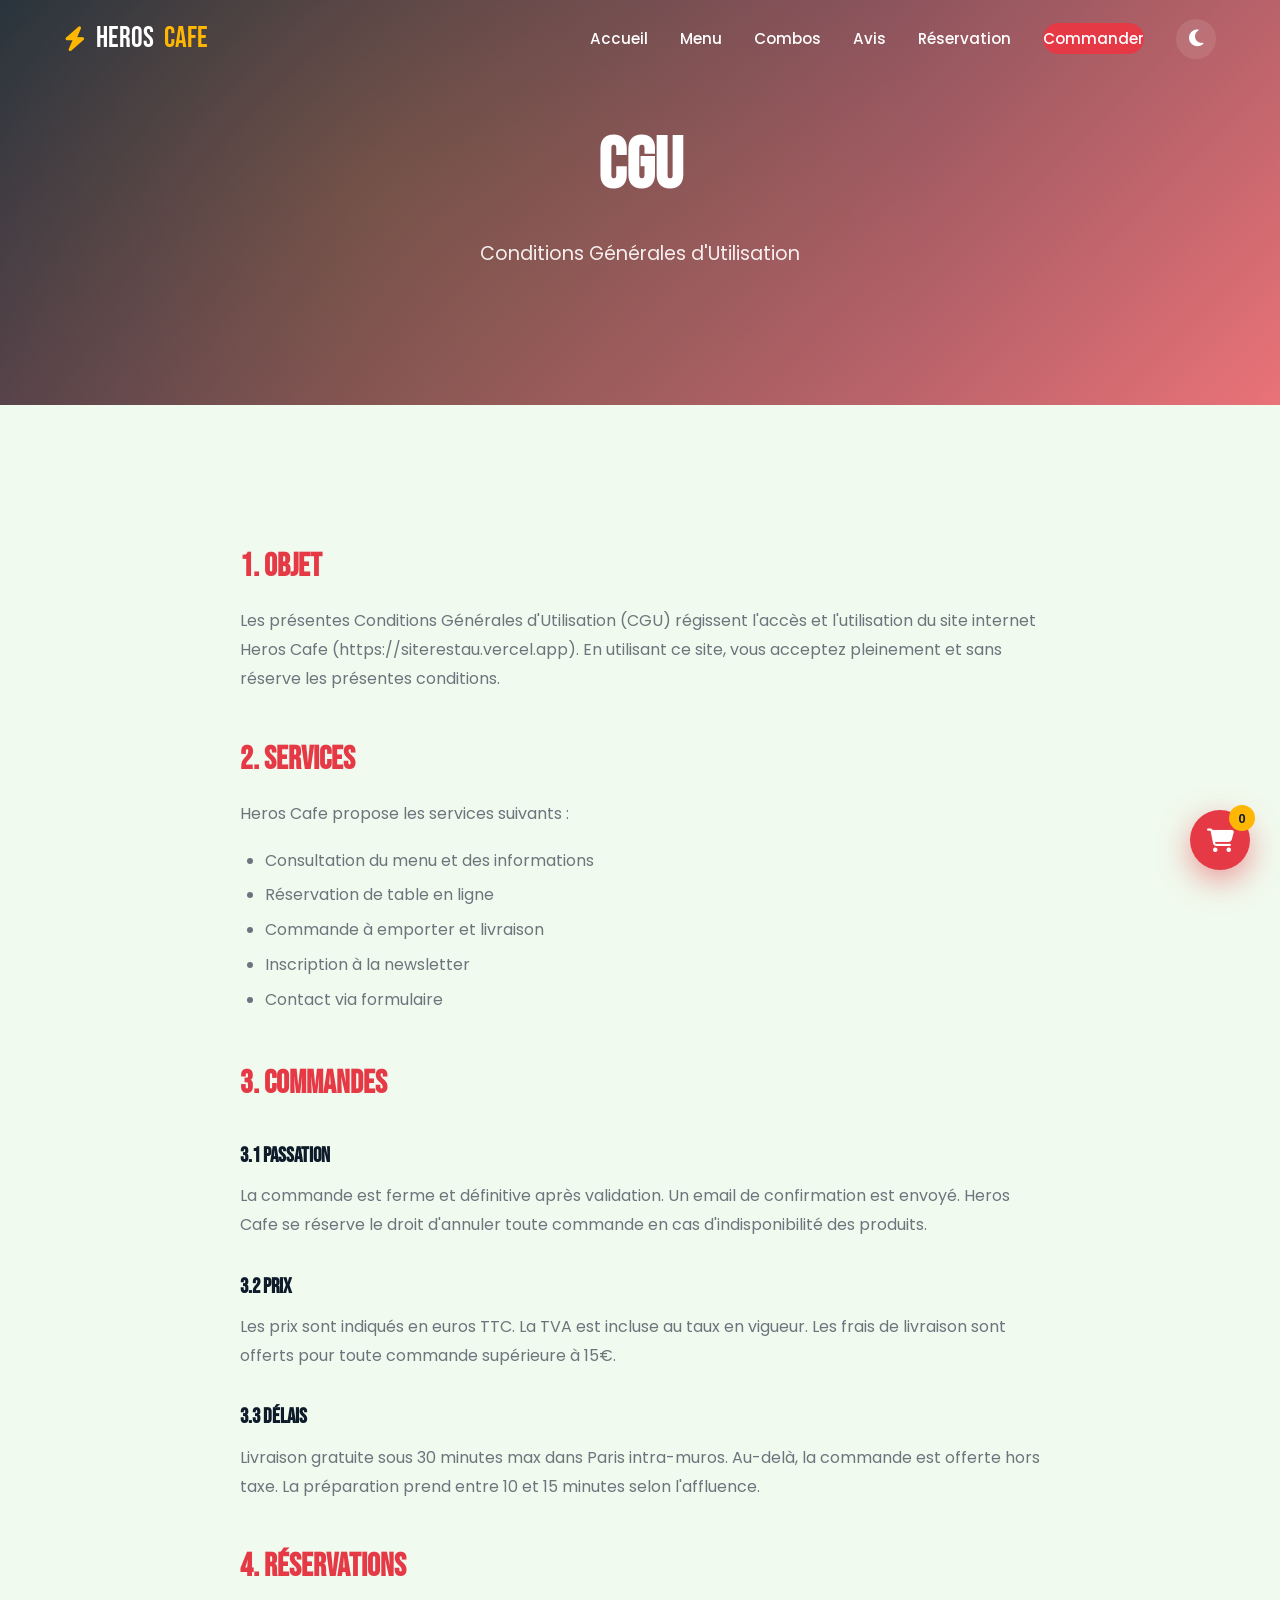
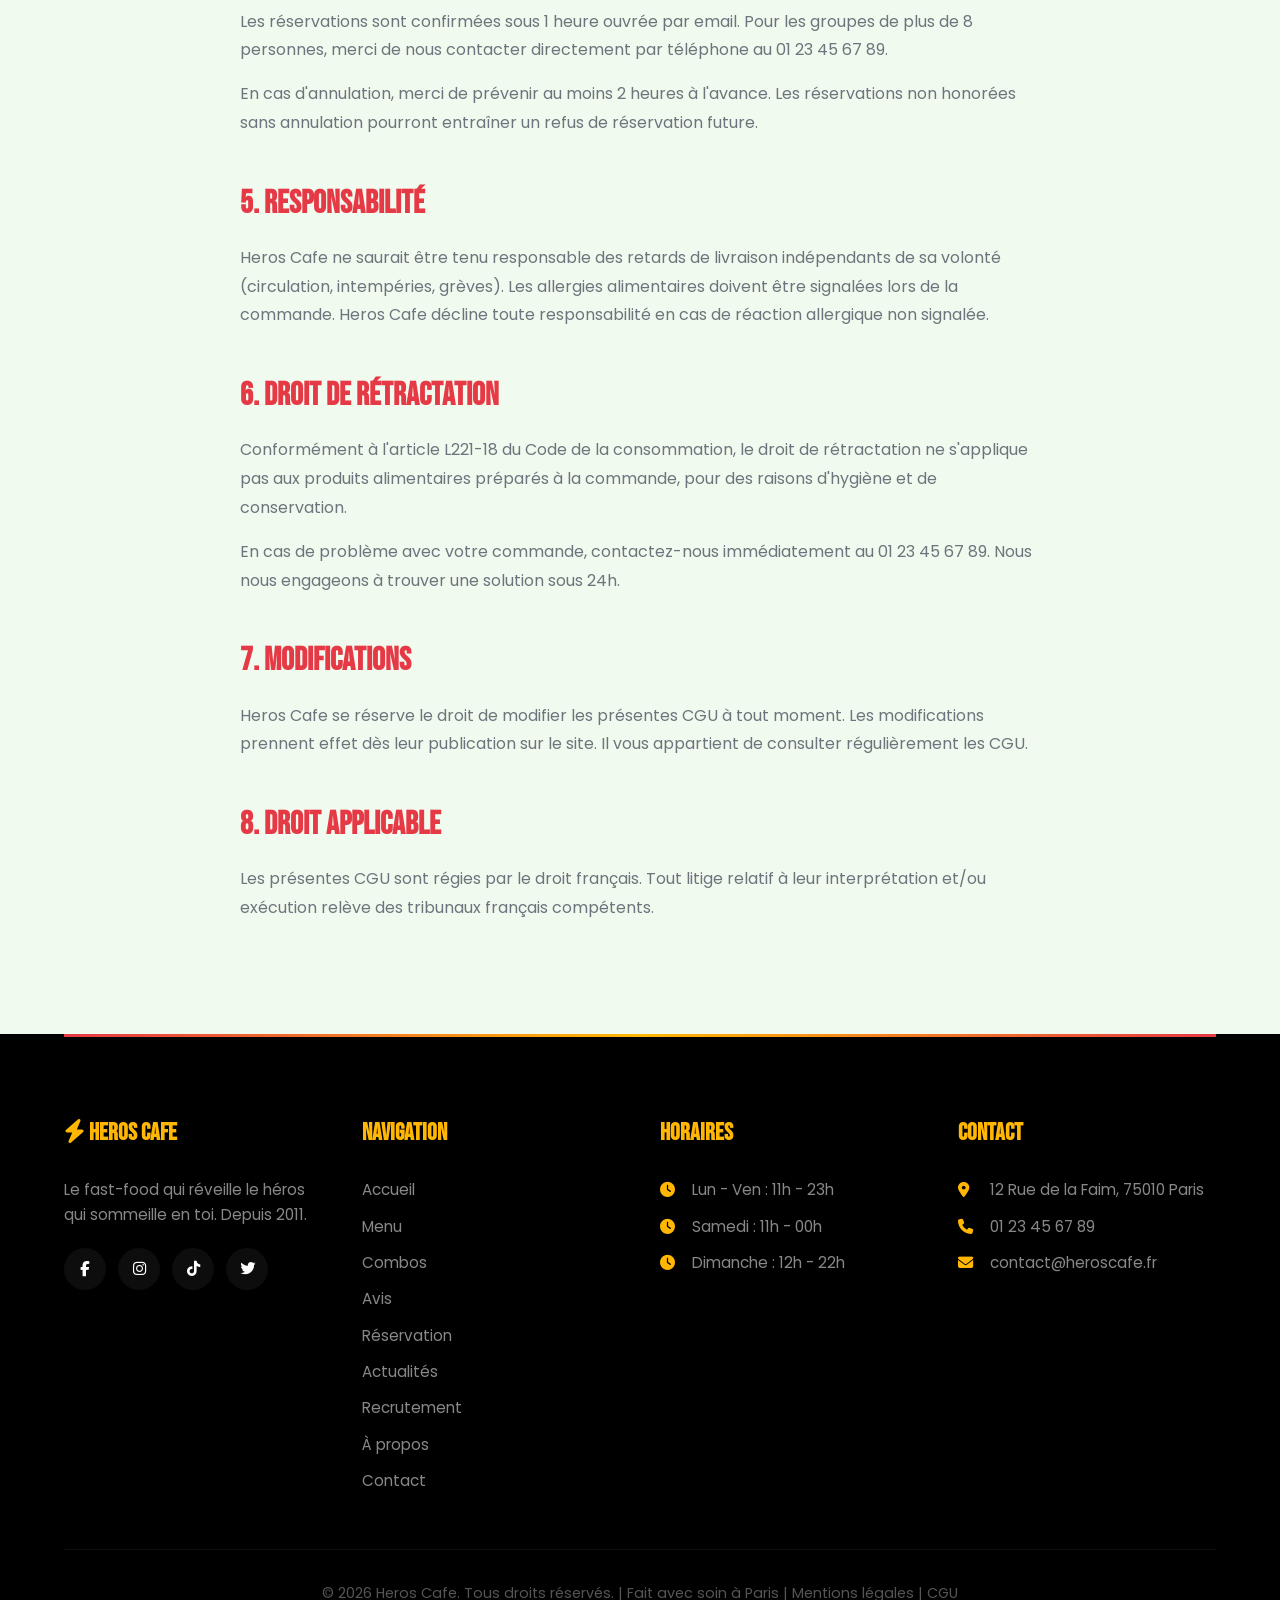
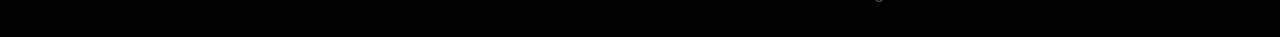
<file: cgu.html>
<!DOCTYPE html>
<html lang="fr" data-theme="light">
<head>
    <meta charset="UTF-8">
    <meta name="viewport" content="width=device-width, initial-scale=1.0">
    <meta name="description" content="Conditions Générales d'Utilisation Heros Cafe">
    <meta property="og:title" content="CGU | Heros Cafe">
    <meta property="og:description" content="Conditions Générales d'Utilisation Heros Cafe.">
    <meta property="og:image" content="https://images.unsplash.com/photo-1568901346375-23c9450c58cd?w=1200&fm=webp">
    <meta property="og:type" content="website">
    <meta name="twitter:card" content="summary_large_image">
    <link rel="icon" href="icon-192.svg" type="image/svg+xml">
    <title>Conditions Générales | Heros Cafe</title>
    <link rel="preconnect" href="https://fonts.googleapis.com">
    <link rel="preconnect" href="https://fonts.gstatic.com" crossorigin>
    <link href="https://fonts.googleapis.com/css2?family=Bebas+Neue&family=Poppins:wght@300;400;500;600;700;800&display=swap" rel="stylesheet">
    <link rel="stylesheet" href="https://cdnjs.cloudflare.com/ajax/libs/font-awesome/6.4.0/css/all.min.css">
    <link rel="stylesheet" href="styles.css">
    <style>
        .legal-content { max-width: 800px; margin: 0 auto; }
        .legal-content h2 { font-size: 2rem; margin: 40px 0 15px; color: var(--dark); }
        .legal-content h2 span { color: var(--primary); }
        .legal-content h3 { font-size: 1.3rem; margin: 30px 0 10px; color: var(--dark); }
        .legal-content p { color: var(--gray-dark); line-height: 1.8; margin-bottom: 15px; }
        .legal-content ul { list-style: disc; padding-left: 25px; margin-bottom: 15px; }
        .legal-content ul li { color: var(--gray-dark); line-height: 1.8; padding: 3px 0; }
    </style>
</head>
<body>
    <div id="scrollProgress"></div>
    <div id="toastContainer"></div>
    <nav id="navbar">
        <a href="index.html" class="logo"><i class="fas fa-bolt logo-mark" aria-hidden="true"></i> HEROS <span>CAFE</span></a>
        <ul class="nav-links" id="navLinks">
            <li><a href="index.html">Accueil</a></li>
            <li><a href="Menu.html">Menu</a></li>
            <li><a href="index.html#combo">Combos</a></li>
            <li><a href="index.html#avis">Avis</a></li>
            <li><a href="reserve.html">Réservation</a></li>
            <li><a href="order.html" class="nav-btn">Commander</a></li>
            <li class="theme-toggle-desktop"><button class="theme-toggle" onclick="toggleTheme()" title="Mode sombre" aria-label="Activer le mode sombre"><i class="fas fa-moon" aria-hidden="true"></i></button></li>
            <li class="theme-toggle-mobile"><a href="#" onclick="event.preventDefault();toggleTheme()"><i class="fas fa-moon"></i> Mode sombre</a></li>
        </ul>
        <button class="burger" id="burger" type="button" aria-label="Ouvrir le menu" aria-controls="navLinks" aria-expanded="false"><i class="fas fa-bars" aria-hidden="true"></i></button>
    </nav>
    <div class="nav-overlay"></div>

    <section class="page-hero">
        <div class="container">
            <h1>CGU</h1>
            <p>Conditions Générales d'Utilisation</p>
        </div>
    </section>

    <section>
        <div class="legal-content">
            <h2><span>1. OBJET</span></h2>
            <p>Les présentes Conditions Générales d'Utilisation (CGU) régissent l'accès et l'utilisation du site internet Heros Cafe (https://siterestau.vercel.app). En utilisant ce site, vous acceptez pleinement et sans réserve les présentes conditions.</p>

            <h2><span>2. SERVICES</span></h2>
            <p>Heros Cafe propose les services suivants :</p>
            <ul>
                <li>Consultation du menu et des informations</li>
                <li>Réservation de table en ligne</li>
                <li>Commande à emporter et livraison</li>
                <li>Inscription à la newsletter</li>
                <li>Contact via formulaire</li>
            </ul>

            <h2><span>3. COMMANDES</span></h2>
            <h3>3.1 Passation</h3>
            <p>La commande est ferme et définitive après validation. Un email de confirmation est envoyé. Heros Cafe se réserve le droit d'annuler toute commande en cas d'indisponibilité des produits.</p>
            <h3>3.2 Prix</h3>
            <p>Les prix sont indiqués en euros TTC. La TVA est incluse au taux en vigueur. Les frais de livraison sont offerts pour toute commande supérieure à 15€.</p>
            <h3>3.3 Délais</h3>
            <p>Livraison gratuite sous 30 minutes max dans Paris intra-muros. Au-delà, la commande est offerte hors taxe. La préparation prend entre 10 et 15 minutes selon l'affluence.</p>

            <h2><span>4. RÉSERVATIONS</span></h2>
            <p>Les réservations sont confirmées sous 1 heure ouvrée par email. Pour les groupes de plus de 8 personnes, merci de nous contacter directement par téléphone au 01 23 45 67 89.</p>
            <p>En cas d'annulation, merci de prévenir au moins 2 heures à l'avance. Les réservations non honorées sans annulation pourront entraîner un refus de réservation future.</p>

            <h2><span>5. RESPONSABILITÉ</span></h2>
            <p>Heros Cafe ne saurait être tenu responsable des retards de livraison indépendants de sa volonté (circulation, intempéries, grèves). Les allergies alimentaires doivent être signalées lors de la commande. Heros Cafe décline toute responsabilité en cas de réaction allergique non signalée.</p>

            <h2><span>6. DROIT DE RÉTRACTATION</span></h2>
            <p>Conformément à l'article L221-18 du Code de la consommation, le droit de rétractation ne s'applique pas aux produits alimentaires préparés à la commande, pour des raisons d'hygiène et de conservation.</p>
            <p>En cas de problème avec votre commande, contactez-nous immédiatement au 01 23 45 67 89. Nous nous engageons à trouver une solution sous 24h.</p>

            <h2><span>7. MODIFICATIONS</span></h2>
            <p>Heros Cafe se réserve le droit de modifier les présentes CGU à tout moment. Les modifications prennent effet dès leur publication sur le site. Il vous appartient de consulter régulièrement les CGU.</p>

            <h2><span>8. DROIT APPLICABLE</span></h2>
            <p>Les présentes CGU sont régies par le droit français. Tout litige relatif à leur interprétation et/ou exécution relève des tribunaux français compétents.</p>
        </div>
    </section>

    <footer>
        <div class="footer-grid">
            <div class="footer-col">
                <h4><i class="fas fa-bolt" aria-hidden="true"></i> HEROS CAFE</h4>
                <p>Le fast-food qui réveille le héros qui sommeille en toi. Depuis 2011.</p>
                <div class="social-links">
                    <a href="#" aria-label="Facebook"><i class="fab fa-facebook-f"></i></a>
                    <a href="#" aria-label="Instagram"><i class="fab fa-instagram"></i></a>
                    <a href="#" aria-label="TikTok"><i class="fab fa-tiktok"></i></a>
                    <a href="#" aria-label="Twitter"><i class="fab fa-twitter"></i></a>
                </div>
            </div>
            <div class="footer-col">
                <h4>Navigation</h4>
                <a href="index.html">Accueil</a>
                <a href="Menu.html">Menu</a>
                <a href="index.html#combo">Combos</a>
                <a href="index.html#avis">Avis</a>
                <a href="reserve.html">Réservation</a>
                <a href="blog.html">Actualités</a>
                <a href="recrutement.html">Recrutement</a>
                <a href="about.html">À propos</a>
                <a href="contact.html">Contact</a>
            </div>
            <div class="footer-col">
                <h4>Horaires</h4>
                <p><i class="fas fa-clock"></i> Lun - Ven : 11h - 23h</p>
                <p><i class="fas fa-clock"></i> Samedi : 11h - 00h</p>
                <p><i class="fas fa-clock"></i> Dimanche : 12h - 22h</p>
            </div>
            <div class="footer-col">
                <h4>Contact</h4>
                <p><i class="fas fa-map-marker-alt"></i> 12 Rue de la Faim, 75010 Paris</p>
                <p><i class="fas fa-phone"></i> 01 23 45 67 89</p>
                <p><i class="fas fa-envelope"></i> contact@heroscafe.fr</p>
            </div>
        </div>
        <div class="footer-bottom">
            <p>&copy; 2026 Heros Cafe. Tous droits réservés. | Fait avec soin à Paris | <a href="mentions-legales.html">Mentions légales</a> | <a href="cgu.html">CGU</a></p>
        </div>
    </footer>
    <button class="cart-float" onclick="toggleCart()" aria-label="Panier">
        <i class="fas fa-shopping-cart"></i>
        <span class="cart-count" id="cartCount">0</span>
    </button>
    <button class="scroll-top" id="scrollTop" onclick="window.scrollTo({top:0,behavior:'smooth'})" aria-label="Retour en haut">
        <i class="fas fa-arrow-up"></i>
    </button>
    <div class="cart-modal" id="cartModal">
        <div class="cart-content">
            <div class="cart-header">
                <h3><i class="fas fa-shopping-basket" aria-hidden="true"></i> Ton Panier</h3>
                <button class="close-cart" onclick="toggleCart()" aria-label="Fermer le panier"><i class="fas fa-times" aria-hidden="true"></i></button>
            </div>
            <div id="cartItems"></div>
            <div class="cart-total" id="cartTotal" style="display:none;">
                <span>Total :</span>
                <span id="totalAmount">0€</span>
            </div>
            <button class="submit-btn" id="checkoutBtn" style="display:none;" onclick="checkout()">
                <i class="fas fa-credit-card"></i> Commander
            </button>
            <button class="submit-btn submit-btn-secondary" style="margin-top:10px;" onclick="window.location.href='order.html'">
                <i class="fas fa-arrow-right"></i> Passer la commande complète
            </button>
        </div>
    </div>
    <script src="script.js" defer></script>
    <script>
      if ("serviceWorker" in navigator) {
        window.addEventListener("load", () => {
          navigator.serviceWorker.register("/sw.js");
        });
      }
    </script>
</body>
</html>
</file>
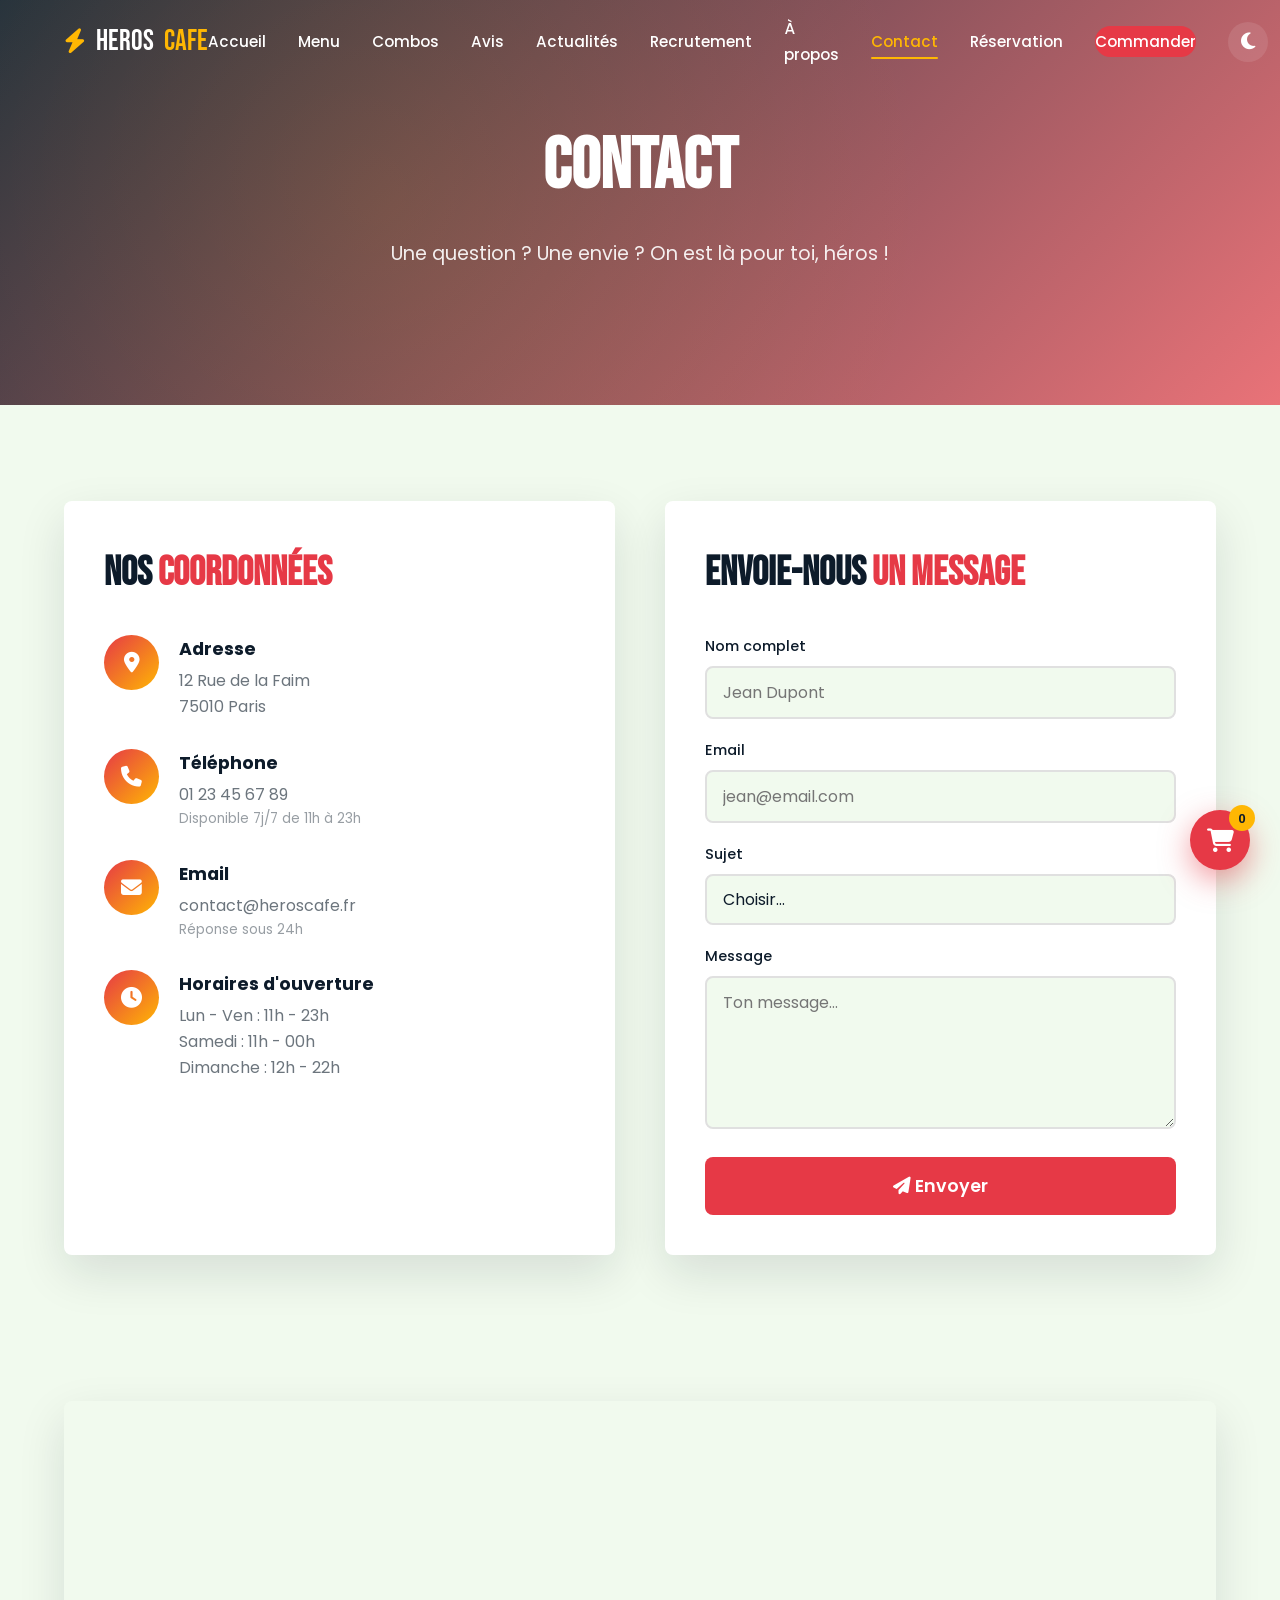
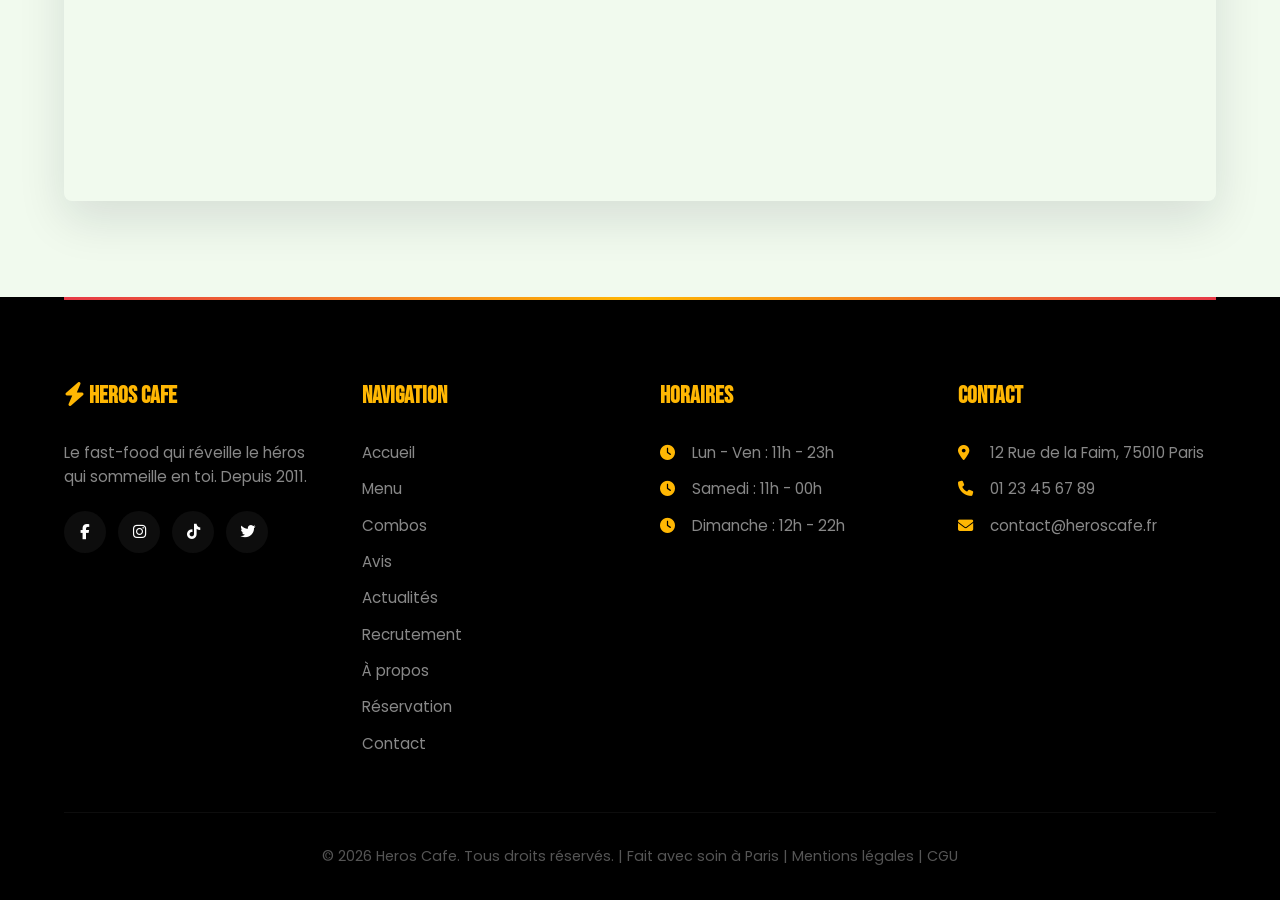
<file: contact.html>
<!DOCTYPE html>
<html lang="fr" data-theme="light">
<head>
    <meta charset="UTF-8">
    <meta name="viewport" content="width=device-width, initial-scale=1.0">
    <meta name="description" content="Contactez Heros Cafe à Paris - Réservez, commandez ou laissez-nous un message.">
    <meta property="og:title" content="Contact | Heros Cafe">
    <meta property="og:description" content="Contactez Heros Cafe à Paris.">
    <meta property="og:image" content="https://images.unsplash.com/photo-1568901346375-23c9450c58cd?w=800&q=75&fm=webp">
    <meta property="og:type" content="website">
    <meta name="twitter:card" content="summary_large_image">
    <link rel="icon" href="icon-192.svg" type="image/svg+xml">
    <title>Contact | Heros Cafe</title>
    <link rel="preconnect" href="https://fonts.googleapis.com">
    <link rel="preconnect" href="https://fonts.gstatic.com" crossorigin>
    <link href="https://fonts.googleapis.com/css2?family=Bebas+Neue&family=Poppins:wght@300;400;500;600;700;800&display=swap" rel="stylesheet">
    <link rel="stylesheet" href="https://cdnjs.cloudflare.com/ajax/libs/font-awesome/6.4.0/css/all.min.css">
    <link rel="stylesheet" href="styles.css">
    <style>
        .contact-grid { display: grid; grid-template-columns: 1fr 1fr; gap: 50px; max-width: 1200px; margin: 0 auto; }
        .contact-info-card { padding: 40px; background: var(--white); border-radius: var(--radius); box-shadow: var(--shadow); }
        .contact-info-card h2 { font-size: 2.5rem; margin-bottom: 30px; }
        .contact-info-card h2 span { color: var(--primary); }
        .contact-detail { display: flex; gap: 20px; margin-bottom: 30px; }
        .contact-detail .icon { width: 55px; height: 55px; border-radius: 50%; background: linear-gradient(135deg, var(--primary), var(--secondary)); display: flex; align-items: center; justify-content: center; font-size: 1.3rem; color: white; flex-shrink: 0; }
        .contact-detail h4 { font-size: 1.1rem; margin-bottom: 5px; }
        .contact-detail p { color: var(--gray-dark); }
        .contact-form-card { padding: 40px; background: var(--white); border-radius: var(--radius); box-shadow: var(--shadow); }
        .contact-form-card h2 { font-size: 2.5rem; margin-bottom: 30px; }
        .contact-form-card h2 span { color: var(--primary); }
        .contact-form-card .form-group { margin-bottom: 20px; }
        .contact-form-card .form-group label { display: block; margin-bottom: 8px; color: var(--dark); font-weight: 500; font-size: 0.9rem; }
        .contact-form-card .form-group input, .contact-form-card .form-group textarea {
            width: 100%; padding: 12px 16px; border: 2px solid #e0e0e0;
            border-radius: var(--radius-sm); font-family: var(--font-primary); font-size: 1rem;
            transition: var(--transition); background: var(--light); color: var(--dark);
        }
        .contact-form-card .form-group input:focus, .contact-form-card .form-group textarea:focus {
            outline: none; border-color: var(--primary); box-shadow: 0 0 0 4px rgba(230,57,70,0.1);
        }
        .map-container { border-radius: var(--radius); overflow: hidden; box-shadow: var(--shadow); margin-top: 50px; }
        .map-container iframe { width: 100%; height: 400px; border: none; display: block; }
        @media (max-width: 768px) { .contact-grid { grid-template-columns: 1fr; } }
    </style>
</head>
<body>

    <div id="scrollProgress"></div>
    <div id="toastContainer"></div>

    <nav id="navbar">
        <a href="index.html" class="logo"><i class="fas fa-bolt logo-mark" aria-hidden="true"></i> HEROS <span>CAFE</span></a>
        <ul class="nav-links" id="navLinks">
            <li><a href="index.html">Accueil</a></li>
            <li><a href="Menu.html">Menu</a></li>
            <li><a href="index.html#combo">Combos</a></li>
            <li><a href="index.html#avis">Avis</a></li>
            <li><a href="blog.html">Actualités</a></li>
            <li><a href="recrutement.html">Recrutement</a></li>
            <li><a href="about.html">À propos</a></li>
            <li><a href="contact.html" class="active">Contact</a></li>
            <li><a href="reserve.html">Réservation</a></li>
            <li><a href="order.html" class="nav-btn">Commander</a></li>
            <li class="theme-toggle-desktop"><button class="theme-toggle" onclick="toggleTheme()" title="Mode sombre" aria-label="Activer le mode sombre"><i class="fas fa-moon" aria-hidden="true"></i></button></li>
            <li class="theme-toggle-mobile"><a href="#" onclick="event.preventDefault();toggleTheme()"><i class="fas fa-moon"></i> Mode sombre</a></li>
        </ul>
        <button class="burger" id="burger" type="button" aria-label="Ouvrir le menu" aria-controls="navLinks" aria-expanded="false"><i class="fas fa-bars" aria-hidden="true"></i></button>
    </nav>

    <div class="nav-overlay"></div>

    <section class="page-hero">
        <div class="container">
            <h1>Contact</h1>
            <p>Une question ? Une envie ? On est là pour toi, héros !</p>
        </div>
    </section>

    <section>
        <div class="contact-grid">
            <div class="contact-info-card fade-in">
                <h2>NOS <span>COORDONNÉES</span></h2>
                <div class="contact-detail">
                    <div class="icon"><i class="fas fa-map-marker-alt"></i></div>
                    <div>
                        <h4>Adresse</h4>
                        <p>12 Rue de la Faim<br>75010 Paris</p>
                    </div>
                </div>
                <div class="contact-detail">
                    <div class="icon"><i class="fas fa-phone"></i></div>
                    <div>
                        <h4>Téléphone</h4>
                        <p>01 23 45 67 89</p>
                        <p style="font-size:0.85rem;opacity:0.7;">Disponible 7j/7 de 11h à 23h</p>
                    </div>
                </div>
                <div class="contact-detail">
                    <div class="icon"><i class="fas fa-envelope"></i></div>
                    <div>
                        <h4>Email</h4>
                        <p>contact@heroscafe.fr</p>
                        <p style="font-size:0.85rem;opacity:0.7;">Réponse sous 24h</p>
                    </div>
                </div>
                <div class="contact-detail">
                    <div class="icon"><i class="fas fa-clock"></i></div>
                    <div>
                        <h4>Horaires d'ouverture</h4>
                        <p>Lun - Ven : 11h - 23h</p>
                        <p>Samedi : 11h - 00h</p>
                        <p>Dimanche : 12h - 22h</p>
                    </div>
                </div>
                <div class="social-links" style="margin-top:30px;justify-content:center;">
                    <a href="#" aria-label="Facebook"><i class="fab fa-facebook-f"></i></a>
                    <a href="#" aria-label="Instagram"><i class="fab fa-instagram"></i></a>
                    <a href="#" aria-label="TikTok"><i class="fab fa-tiktok"></i></a>
                    <a href="#" aria-label="Twitter"><i class="fab fa-twitter"></i></a>
                </div>
            </div>
            <div class="contact-form-card fade-in">
                <h2>ENVOIE-NOUS <span>UN MESSAGE</span></h2>
                <form onsubmit="handleContact(event)">
                    <div class="form-group">
                        <label>Nom complet</label>
                        <input type="text" required placeholder="Jean Dupont" autocomplete="name" enterkeyhint="next">
                    </div>
                    <div class="form-group">
                        <label>Email</label>
                        <input type="email" required placeholder="jean@email.com" inputmode="email" autocomplete="email" enterkeyhint="next">
                    </div>
                    <div class="form-group">
                        <label>Sujet</label>
                        <select required>
                            <option value="">Choisir...</option>
                            <option>Réservation</option>
                            <option>Commande</option>
                            <option>Réclamation</option>
                            <option>Partenariat</option>
                            <option>Autre</option>
                        </select>
                    </div>
                    <div class="form-group">
                        <label>Message</label>
                        <textarea rows="5" required placeholder="Ton message..."></textarea>
                    </div>
                    <button type="submit" class="submit-btn">
                        <i class="fas fa-paper-plane"></i> Envoyer
                    </button>
                </form>
            </div>
        </div>
    </section>

    <section style="padding-top:0;">
        <div class="map-container fade-in">
            <iframe src="https://www.google.com/maps/embed?pb=!1m18!1m12!1m3!1d2624.991440608241!2d2.349014!3d48.856614!2m3!1f0!2f0!3f0!3m2!1i1024!2i768!4f13.1!3m3!1m2!1s0x47e66e1f06e2b70f%3A0x40b82c3688c9460!2sParis%2C+France!5e0!3m2!1sfr!2sfr!4v1" loading="lazy" title="Carte Heros Cafe Paris"></iframe>
        </div>
    </section>

    <footer>
        <div class="footer-grid">
            <div class="footer-col">
                <h4><i class="fas fa-bolt" aria-hidden="true"></i> HEROS CAFE</h4>
                <p>Le fast-food qui réveille le héros qui sommeille en toi. Depuis 2011.</p>
                <div class="social-links">
                    <a href="#" aria-label="Facebook"><i class="fab fa-facebook-f"></i></a>
                    <a href="#" aria-label="Instagram"><i class="fab fa-instagram"></i></a>
                    <a href="#" aria-label="TikTok"><i class="fab fa-tiktok"></i></a>
                    <a href="#" aria-label="Twitter"><i class="fab fa-twitter"></i></a>
                </div>
            </div>
            <div class="footer-col">
                <h4>Navigation</h4>
                <a href="index.html">Accueil</a>
                <a href="Menu.html">Menu</a>
                <a href="index.html#combo">Combos</a>
                <a href="index.html#avis">Avis</a>
                <a href="blog.html">Actualités</a>
                <a href="recrutement.html">Recrutement</a>
                <a href="about.html">À propos</a>
                <a href="reserve.html">Réservation</a>
                <a href="contact.html" class="active">Contact</a>
            </div>
            <div class="footer-col">
                <h4>Horaires</h4>
                <p><i class="fas fa-clock"></i> Lun - Ven : 11h - 23h</p>
                <p><i class="fas fa-clock"></i> Samedi : 11h - 00h</p>
                <p><i class="fas fa-clock"></i> Dimanche : 12h - 22h</p>
            </div>
            <div class="footer-col">
                <h4>Contact</h4>
                <p><i class="fas fa-map-marker-alt"></i> 12 Rue de la Faim, 75010 Paris</p>
                <p><i class="fas fa-phone"></i> 01 23 45 67 89</p>
                <p><i class="fas fa-envelope"></i> contact@heroscafe.fr</p>
            </div>
        </div>
        <div class="footer-bottom">
            <p>&copy; 2026 Heros Cafe. Tous droits réservés. | Fait avec soin à Paris | <a href="mentions-legales.html">Mentions légales</a> | <a href="cgu.html">CGU</a></p>
        </div>
    </footer>

    <button class="cart-float" onclick="toggleCart()" aria-label="Panier">
        <i class="fas fa-shopping-cart"></i>
        <span class="cart-count" id="cartCount">0</span>
    </button>

    <button class="scroll-top" id="scrollTop" onclick="window.scrollTo({top:0,behavior:'smooth'})" aria-label="Retour en haut">
        <i class="fas fa-arrow-up"></i>
    </button>

    <div class="cart-modal" id="cartModal">
        <div class="cart-content">
            <div class="cart-header">
                <h3><i class="fas fa-shopping-basket" aria-hidden="true"></i> Ton Panier</h3>
                <button class="close-cart" onclick="toggleCart()" aria-label="Fermer le panier"><i class="fas fa-times" aria-hidden="true"></i></button>
            </div>
            <div id="cartItems"></div>
            <div class="cart-total" id="cartTotal" style="display:none;">
                <span>Total :</span>
                <span id="totalAmount">0€</span>
            </div>
            <button class="submit-btn" id="checkoutBtn" style="display:none;" onclick="checkout()">
                <i class="fas fa-credit-card"></i> Commander
            </button>
            <button class="submit-btn submit-btn-secondary" style="margin-top:10px;" onclick="window.location.href='order.html'">
                <i class="fas fa-arrow-right"></i> Passer la commande complète
            </button>
        </div>
    </div>

    <script src="script.js" defer></script>
    <script>
      if ("serviceWorker" in navigator) {
        window.addEventListener("load", () => {
          navigator.serviceWorker.register("/sw.js");
        });
      }
    </script>
</body>
</html>
</file>
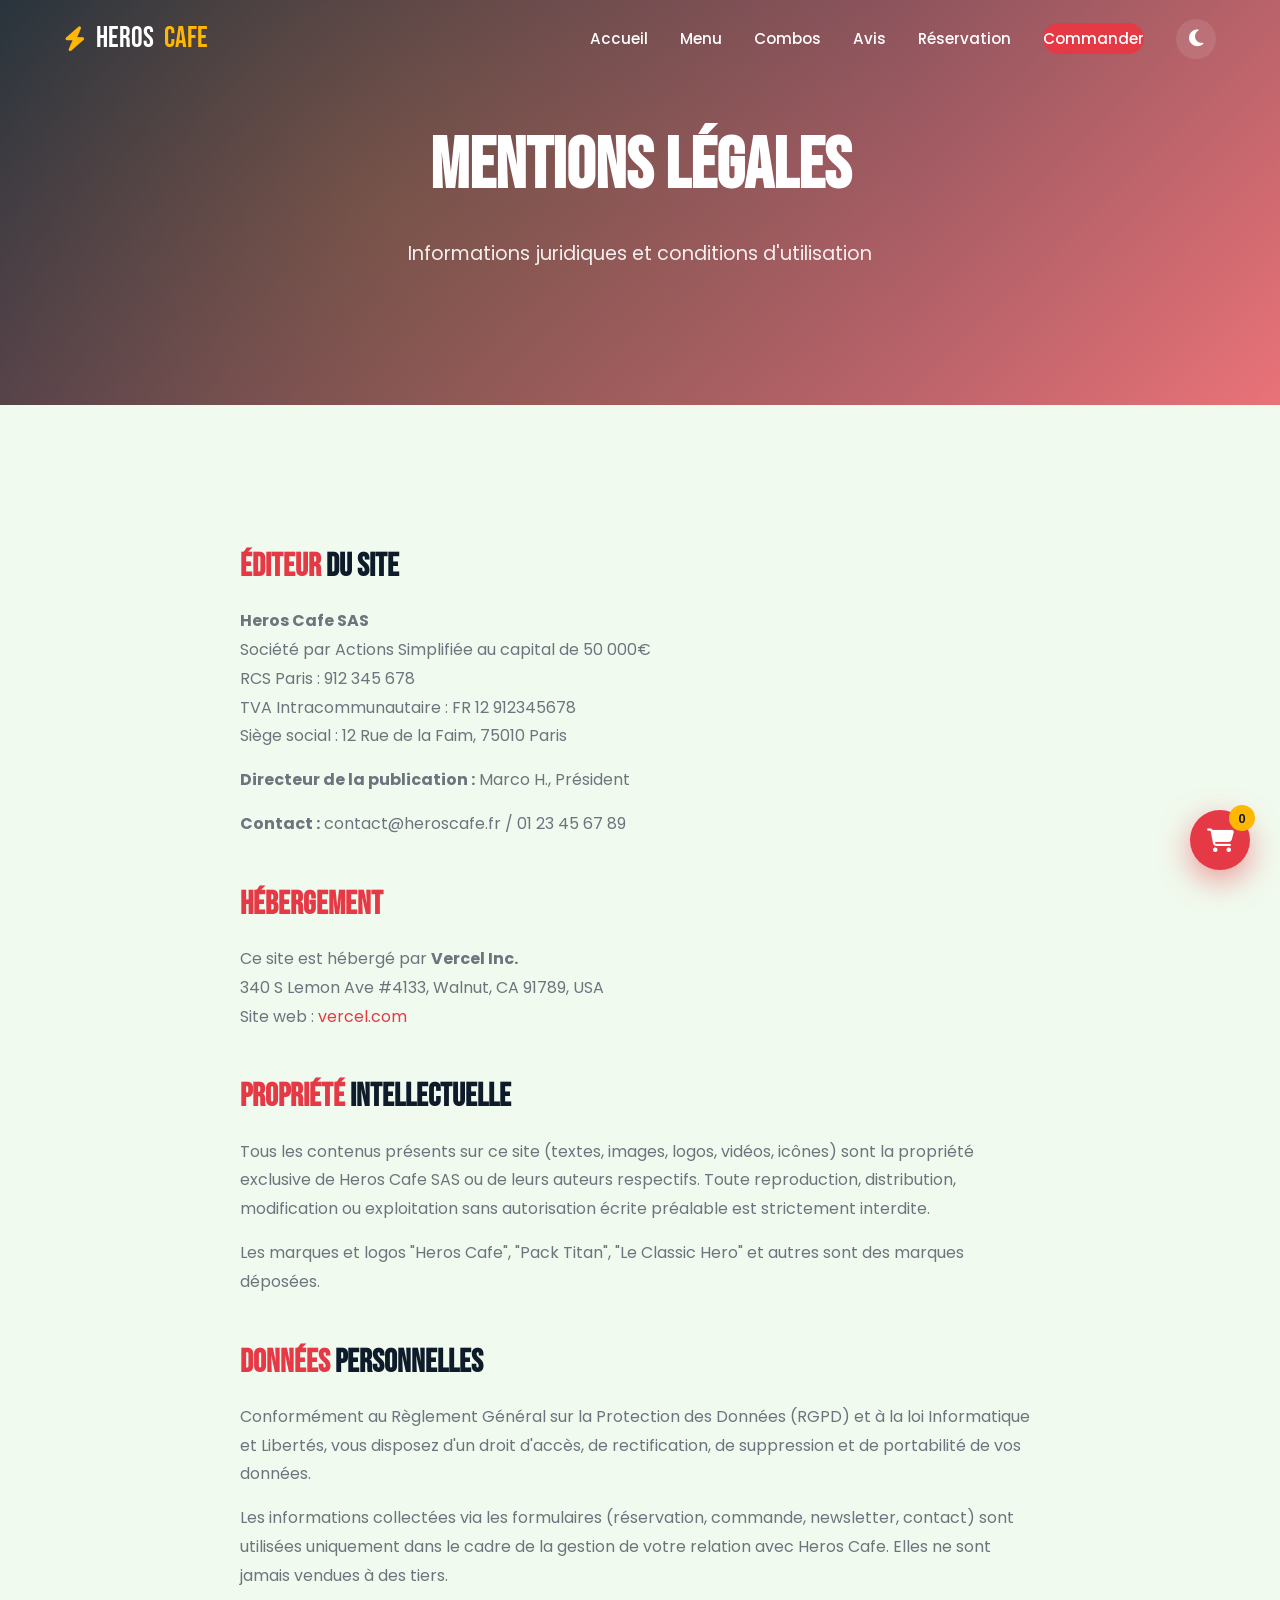
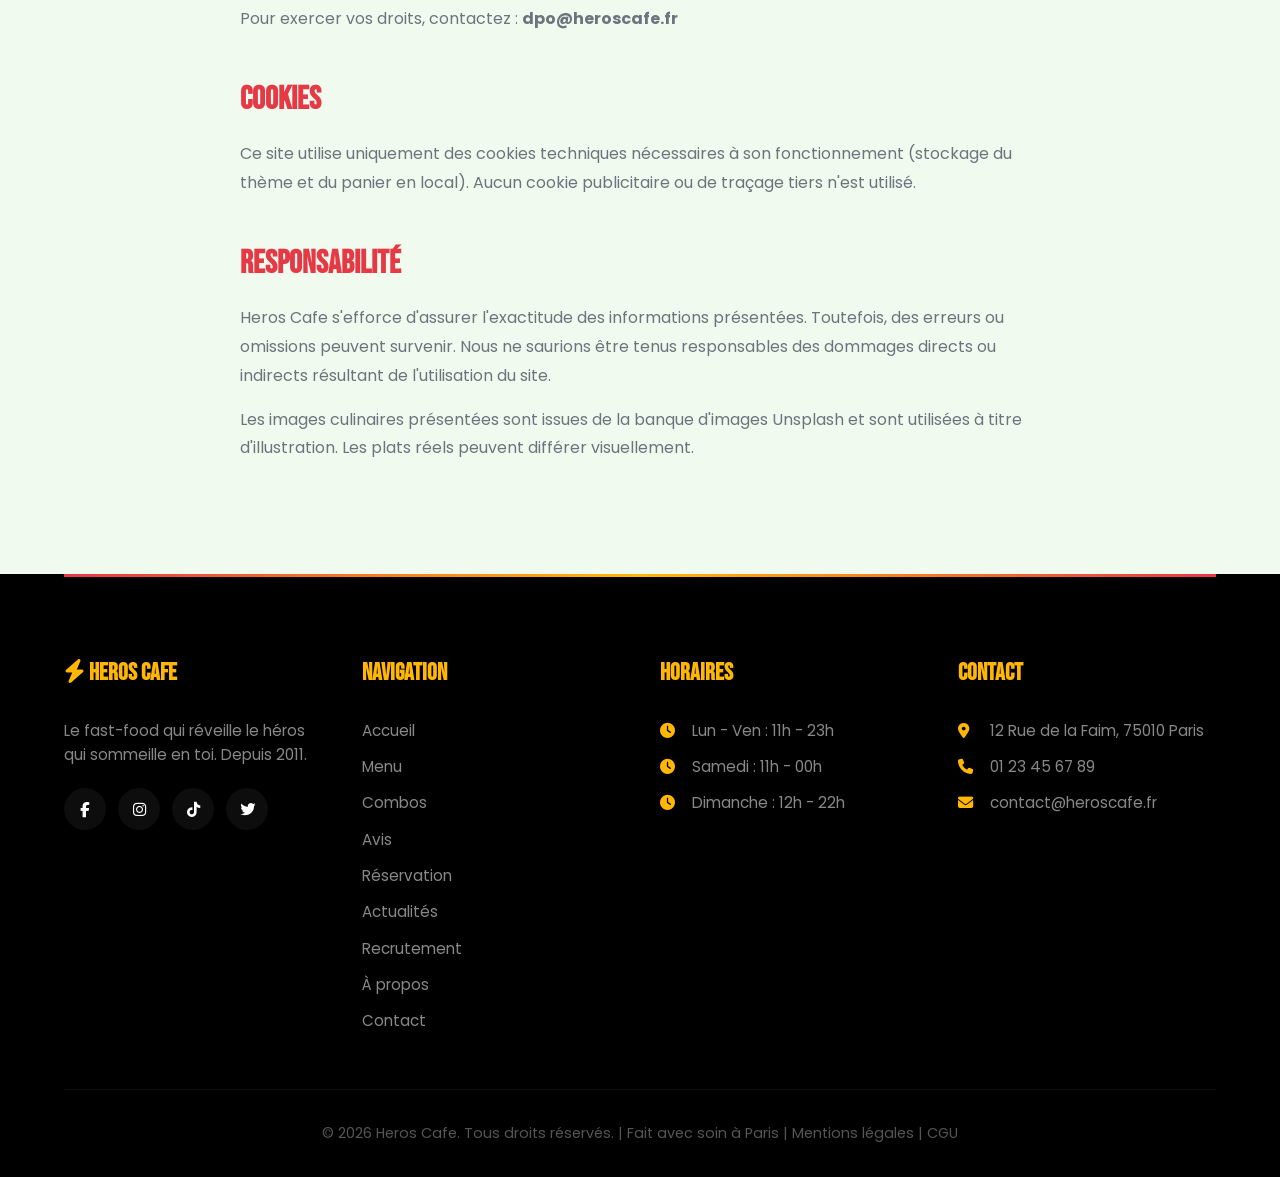
<file: mentions-legales.html>
<!DOCTYPE html>
<html lang="fr" data-theme="light">
<head>
    <meta charset="UTF-8">
    <meta name="viewport" content="width=device-width, initial-scale=1.0">
    <meta name="description" content="Mentions légales Heros Cafe - Paris">
    <meta property="og:title" content="Mentions légales | Heros Cafe">
    <meta property="og:description" content="Mentions légales et informations juridiques Heros Cafe.">
    <meta property="og:image" content="https://images.unsplash.com/photo-1568901346375-23c9450c58cd?w=1200&fm=webp">
    <meta property="og:type" content="website">
    <meta name="twitter:card" content="summary_large_image">
    <link rel="icon" href="icon-192.svg" type="image/svg+xml">
    <title>Mentions légales | Heros Cafe</title>
    <link rel="preconnect" href="https://fonts.googleapis.com">
    <link rel="preconnect" href="https://fonts.gstatic.com" crossorigin>
    <link href="https://fonts.googleapis.com/css2?family=Bebas+Neue&family=Poppins:wght@300;400;500;600;700;800&display=swap" rel="stylesheet">
    <link rel="stylesheet" href="https://cdnjs.cloudflare.com/ajax/libs/font-awesome/6.4.0/css/all.min.css">
    <link rel="stylesheet" href="styles.css">
    <style>
        .legal-content { max-width: 800px; margin: 0 auto; }
        .legal-content h2 { font-size: 2rem; margin: 40px 0 15px; color: var(--dark); }
        .legal-content h2 span { color: var(--primary); }
        .legal-content h3 { font-size: 1.3rem; margin: 30px 0 10px; color: var(--dark); }
        .legal-content p { color: var(--gray-dark); line-height: 1.8; margin-bottom: 15px; }
        .legal-content ul { list-style: disc; padding-left: 25px; margin-bottom: 15px; }
        .legal-content ul li { color: var(--gray-dark); line-height: 1.8; padding: 3px 0; }
    </style>
</head>
<body>
    <div id="scrollProgress"></div>
    <div id="toastContainer"></div>

    <nav id="navbar">
        <a href="index.html" class="logo"><i class="fas fa-bolt logo-mark" aria-hidden="true"></i> HEROS <span>CAFE</span></a>
        <ul class="nav-links" id="navLinks">
            <li><a href="index.html">Accueil</a></li>
            <li><a href="Menu.html">Menu</a></li>
            <li><a href="index.html#combo">Combos</a></li>
            <li><a href="index.html#avis">Avis</a></li>
            <li><a href="reserve.html">Réservation</a></li>
            <li><a href="order.html" class="nav-btn">Commander</a></li>
            <li class="theme-toggle-desktop"><button class="theme-toggle" onclick="toggleTheme()" title="Mode sombre" aria-label="Activer le mode sombre"><i class="fas fa-moon" aria-hidden="true"></i></button></li>
            <li class="theme-toggle-mobile"><a href="#" onclick="event.preventDefault();toggleTheme()"><i class="fas fa-moon"></i> Mode sombre</a></li>
        </ul>
        <button class="burger" id="burger" type="button" aria-label="Ouvrir le menu" aria-controls="navLinks" aria-expanded="false"><i class="fas fa-bars" aria-hidden="true"></i></button>
    </nav>
    <div class="nav-overlay"></div>

    <section class="page-hero">
        <div class="container">
            <h1>Mentions Légales</h1>
            <p>Informations juridiques et conditions d'utilisation</p>
        </div>
    </section>

    <section>
        <div class="legal-content">
            <h2><span>ÉDITEUR</span> DU SITE</h2>
            <p><strong>Heros Cafe SAS</strong><br>
            Société par Actions Simplifiée au capital de 50 000€<br>
            RCS Paris : 912 345 678<br>
            TVA Intracommunautaire : FR 12 912345678<br>
            Siège social : 12 Rue de la Faim, 75010 Paris</p>
            <p><strong>Directeur de la publication :</strong> Marco H., Président</p>
            <p><strong>Contact :</strong> contact@heroscafe.fr / 01 23 45 67 89</p>

            <h2><span>HÉBERGEMENT</span></h2>
            <p>Ce site est hébergé par <strong>Vercel Inc.</strong><br>
            340 S Lemon Ave #4133, Walnut, CA 91789, USA<br>
            Site web : <a href="https://vercel.com" style="color:var(--primary);">vercel.com</a></p>

            <h2><span>PROPRIÉTÉ</span> INTELLECTUELLE</h2>
            <p>Tous les contenus présents sur ce site (textes, images, logos, vidéos, icônes) sont la propriété exclusive de Heros Cafe SAS ou de leurs auteurs respectifs. Toute reproduction, distribution, modification ou exploitation sans autorisation écrite préalable est strictement interdite.</p>
            <p>Les marques et logos "Heros Cafe", "Pack Titan", "Le Classic Hero" et autres sont des marques déposées.</p>

            <h2><span>DONNÉES</span> PERSONNELLES</h2>
            <p>Conformément au Règlement Général sur la Protection des Données (RGPD) et à la loi Informatique et Libertés, vous disposez d'un droit d'accès, de rectification, de suppression et de portabilité de vos données.</p>
            <p>Les informations collectées via les formulaires (réservation, commande, newsletter, contact) sont utilisées uniquement dans le cadre de la gestion de votre relation avec Heros Cafe. Elles ne sont jamais vendues à des tiers.</p>
            <p>Pour exercer vos droits, contactez : <strong>dpo@heroscafe.fr</strong></p>

            <h2><span>COOKIES</span></h2>
            <p>Ce site utilise uniquement des cookies techniques nécessaires à son fonctionnement (stockage du thème et du panier en local). Aucun cookie publicitaire ou de traçage tiers n'est utilisé.</p>

            <h2><span>RESPONSABILITÉ</span></h2>
            <p>Heros Cafe s'efforce d'assurer l'exactitude des informations présentées. Toutefois, des erreurs ou omissions peuvent survenir. Nous ne saurions être tenus responsables des dommages directs ou indirects résultant de l'utilisation du site.</p>
            <p>Les images culinaires présentées sont issues de la banque d'images Unsplash et sont utilisées à titre d'illustration. Les plats réels peuvent différer visuellement.</p>
        </div>
    </section>

    <footer>
        <div class="footer-grid">
            <div class="footer-col">
                <h4><i class="fas fa-bolt" aria-hidden="true"></i> HEROS CAFE</h4>
                <p>Le fast-food qui réveille le héros qui sommeille en toi. Depuis 2011.</p>
                <div class="social-links">
                    <a href="#" aria-label="Facebook"><i class="fab fa-facebook-f"></i></a>
                    <a href="#" aria-label="Instagram"><i class="fab fa-instagram"></i></a>
                    <a href="#" aria-label="TikTok"><i class="fab fa-tiktok"></i></a>
                    <a href="#" aria-label="Twitter"><i class="fab fa-twitter"></i></a>
                </div>
            </div>
            <div class="footer-col">
                <h4>Navigation</h4>
                <a href="index.html">Accueil</a>
                <a href="Menu.html">Menu</a>
                <a href="index.html#combo">Combos</a>
                <a href="index.html#avis">Avis</a>
                <a href="reserve.html">Réservation</a>
                <a href="blog.html">Actualités</a>
                <a href="recrutement.html">Recrutement</a>
                <a href="about.html">À propos</a>
                <a href="contact.html">Contact</a>
            </div>
            <div class="footer-col">
                <h4>Horaires</h4>
                <p><i class="fas fa-clock"></i> Lun - Ven : 11h - 23h</p>
                <p><i class="fas fa-clock"></i> Samedi : 11h - 00h</p>
                <p><i class="fas fa-clock"></i> Dimanche : 12h - 22h</p>
            </div>
            <div class="footer-col">
                <h4>Contact</h4>
                <p><i class="fas fa-map-marker-alt"></i> 12 Rue de la Faim, 75010 Paris</p>
                <p><i class="fas fa-phone"></i> 01 23 45 67 89</p>
                <p><i class="fas fa-envelope"></i> contact@heroscafe.fr</p>
            </div>
        </div>
        <div class="footer-bottom">
            <p>&copy; 2026 Heros Cafe. Tous droits réservés. | Fait avec soin à Paris | <a href="mentions-legales.html">Mentions légales</a> | <a href="cgu.html">CGU</a></p>
        </div>
    </footer>

    <button class="cart-float" onclick="toggleCart()" aria-label="Panier">
        <i class="fas fa-shopping-cart"></i>
        <span class="cart-count" id="cartCount">0</span>
    </button>
    <button class="scroll-top" id="scrollTop" onclick="window.scrollTo({top:0,behavior:'smooth'})" aria-label="Retour en haut">
        <i class="fas fa-arrow-up"></i>
    </button>
    <div class="cart-modal" id="cartModal">
        <div class="cart-content">
            <div class="cart-header">
                <h3><i class="fas fa-shopping-basket" aria-hidden="true"></i> Ton Panier</h3>
                <button class="close-cart" onclick="toggleCart()" aria-label="Fermer le panier"><i class="fas fa-times" aria-hidden="true"></i></button>
            </div>
            <div id="cartItems"></div>
            <div class="cart-total" id="cartTotal" style="display:none;">
                <span>Total :</span>
                <span id="totalAmount">0€</span>
            </div>
            <button class="submit-btn" id="checkoutBtn" style="display:none;" onclick="checkout()">
                <i class="fas fa-credit-card"></i> Commander
            </button>
            <button class="submit-btn submit-btn-secondary" style="margin-top:10px;" onclick="window.location.href='order.html'">
                <i class="fas fa-arrow-right"></i> Passer la commande complète
            </button>
        </div>
    </div>
    <script src="script.js" defer></script>
    <script>
      if ("serviceWorker" in navigator) {
        window.addEventListener("load", () => {
          navigator.serviceWorker.register("/sw.js");
        });
      }
    </script>
</body>
</html>
</file>
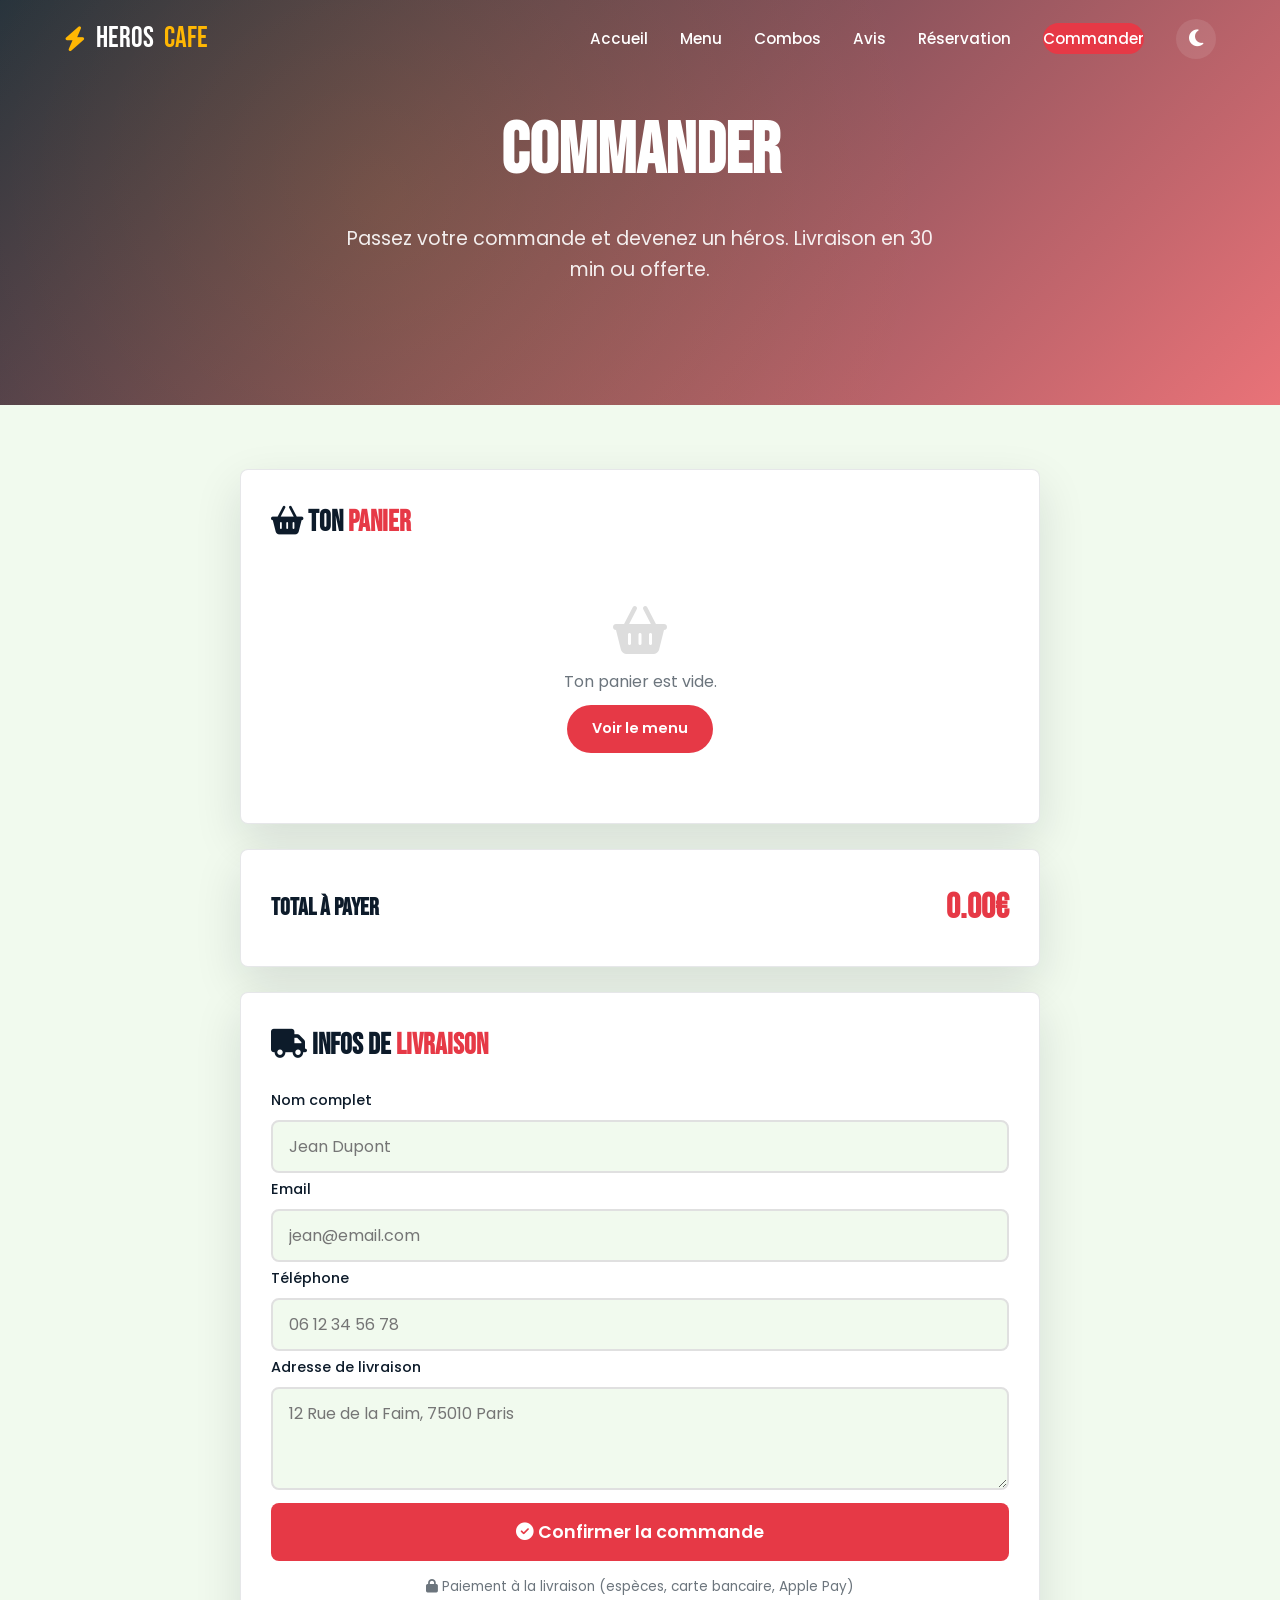
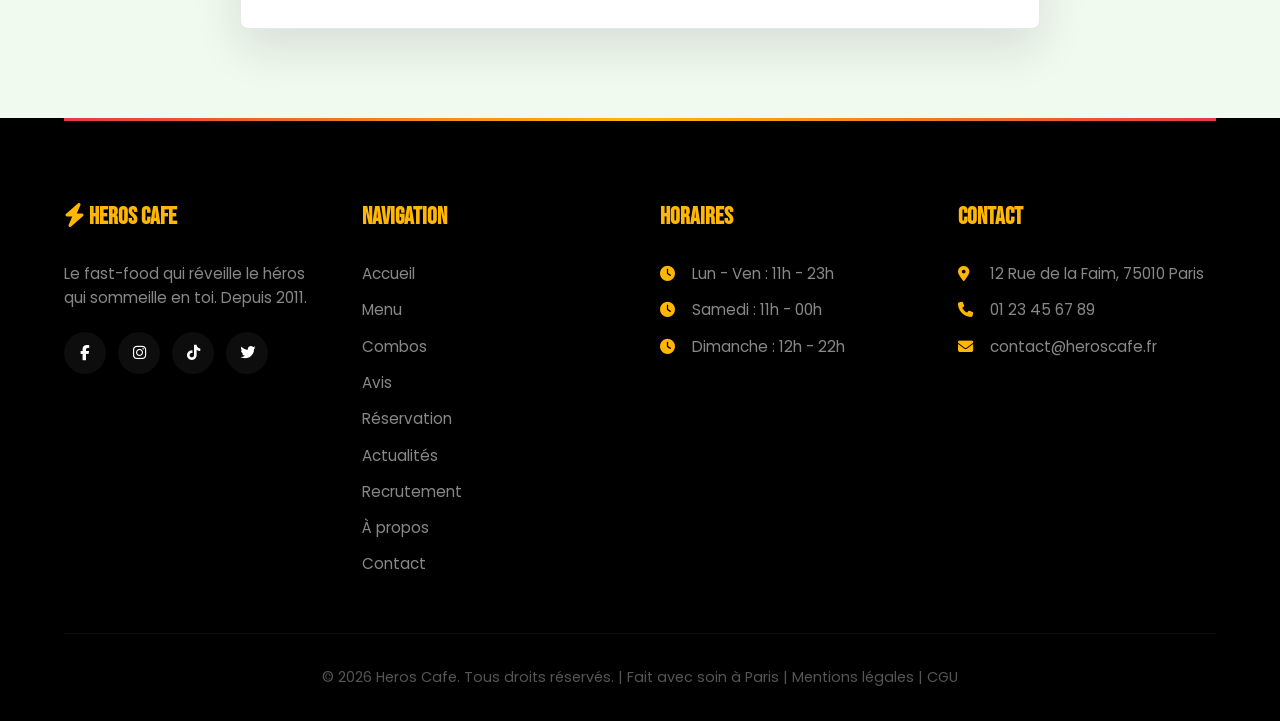
<file: order.html>
<!DOCTYPE html>
<html lang="fr" data-theme="light">
<head>
    <meta charset="UTF-8">
    <meta name="viewport" content="width=device-width, initial-scale=1.0">
    <meta name="description" content="Commandez votre repas chez Heros Cafe - Livraison rapide à Paris.">
    <meta property="og:title" content="Commander | Heros Cafe">
    <meta property="og:description" content="Commandez votre repas chez Heros Cafe. Livraison rapide à Paris.">
    <meta property="og:image" content="https://images.unsplash.com/photo-1568901346375-23c9450c58cd?w=800&q=75&fm=webp">
    <meta property="og:type" content="website">
    <meta name="twitter:card" content="summary_large_image">
    <link rel="icon" href="icon-192.svg" type="image/svg+xml">
    <title>Commander | Heros Cafe</title>
    <link rel="preconnect" href="https://fonts.googleapis.com">
    <link rel="preconnect" href="https://fonts.gstatic.com" crossorigin>
    <link href="https://fonts.googleapis.com/css2?family=Bebas+Neue&family=Poppins:wght@300;400;500;600;700;800&display=swap" rel="stylesheet">
    <link rel="stylesheet" href="https://cdnjs.cloudflare.com/ajax/libs/font-awesome/6.4.0/css/all.min.css">
    <link rel="stylesheet" href="styles.css">
    <style>
        .order-item {
            display: flex; justify-content: space-between; align-items: center;
            padding: 15px 0; border-bottom: 1px solid #eee;
        }
        .order-item h4 { font-size: 1rem; color: var(--dark); }
        .order-item span { color: var(--primary); font-weight: 600; }
    </style>
</head>
<body>

    <div id="scrollProgress"></div>
    <div id="toastContainer"></div>

    <nav id="navbar">
        <a href="index.html" class="logo"><i class="fas fa-bolt logo-mark" aria-hidden="true"></i> HEROS <span>CAFE</span></a>
        <ul class="nav-links" id="navLinks">
            <li><a href="index.html">Accueil</a></li>
            <li><a href="Menu.html">Menu</a></li>
            <li><a href="index.html#combo">Combos</a></li>
            <li><a href="index.html#avis">Avis</a></li>
            <li><a href="reserve.html">Réservation</a></li>
            <li><a href="order.html" class="nav-btn active">Commander</a></li>
            <li class="theme-toggle-desktop"><button class="theme-toggle" onclick="toggleTheme()" title="Mode sombre" aria-label="Activer le mode sombre"><i class="fas fa-moon" aria-hidden="true"></i></button></li>
            <li class="theme-toggle-mobile"><a href="#" onclick="event.preventDefault();toggleTheme()"><i class="fas fa-moon"></i> Mode sombre</a></li>
        </ul>
        <button class="burger" id="burger" type="button" aria-label="Ouvrir le menu" aria-controls="navLinks" aria-expanded="false"><i class="fas fa-bars" aria-hidden="true"></i></button>
    </nav>

    <div class="nav-overlay"></div>

    <section class="page-hero">
        <div class="container">
            <h1>Commander</h1>
            <p>Passez votre commande et devenez un héros. Livraison en 30 min ou offerte.</p>
        </div>
    </section>

    <section class="order-page" style="padding:4rem 5%;">
        <div class="order-container">
            <div class="order-summary-card fade-in">
                <h2><i class="fas fa-shopping-basket" aria-hidden="true"></i> Ton <span>Panier</span></h2>
                <div id="orderItems"></div>
            </div>

            <div class="order-total-card fade-in">
                <h3>Total à payer</h3>
                <h3><span id="orderTotal">0.00€</span></h3>
            </div>

            <div class="order-tracking-card order-form-card fade-in" style="display:none;" id="trackingCard">
                <h2><i class="fas fa-route" aria-hidden="true"></i> Suivi de <span>commande</span></h2>
                <div class="order-tracking">
                    <div class="tracking-steps">
                        <div class="step"><div class="step-icon"><i class="fas fa-clipboard"></i></div><span class="step-label">Commande reçue</span></div>
                        <div class="step"><div class="step-icon"><i class="fas fa-fire"></i></div><span class="step-label">En préparation</span></div>
                        <div class="step"><div class="step-icon"><i class="fas fa-truck"></i></div><span class="step-label">En livraison</span></div>
                        <div class="step"><div class="step-icon"><i class="fas fa-check"></i></div><span class="step-label">Livré</span></div>
                    </div>
                    <button class="btn btn-primary" data-track-order style="width:100%;margin-top:20px;justify-content:center;">
                        <i class="fas fa-play"></i> Démarrer le suivi
                    </button>
                </div>
            </div>

            <div class="order-form-card fade-in">
                <h2><i class="fas fa-truck" aria-hidden="true"></i> Infos de <span>Livraison</span></h2>
                <form onsubmit="handleOrder(event)">
                    <div class="form-group">
                        <label>Nom complet</label>
                        <input type="text" id="orderName" required placeholder="Jean Dupont" autocomplete="name" enterkeyhint="next">
                    </div>
                    <div class="form-group">
                        <label>Email</label>
                        <input type="email" id="orderEmail" required placeholder="jean@email.com">
                    </div>
                    <div class="form-group">
                        <label>Téléphone</label>
                        <input type="tel" id="orderPhone" required placeholder="06 12 34 56 78" inputmode="numeric" autocomplete="tel" enterkeyhint="next">
                    </div>
                    <div class="form-group">
                        <label>Adresse de livraison</label>
                        <textarea id="orderAddress" rows="3" required placeholder="12 Rue de la Faim, 75010 Paris"></textarea>
                    </div>
                    <button type="submit" class="submit-btn">
                        <span class="btn-text"><i class="fas fa-check-circle"></i> Confirmer la commande</span>
                        <div class="spinner"></div>
                    </button>
                </form>
                <p style="text-align:center;margin-top:15px;color:var(--gray-dark);font-size:0.85rem;">
                    <i class="fas fa-lock"></i> Paiement à la livraison (espèces, carte bancaire, Apple Pay)
                </p>
            </div>
        </div>
    </section>

    <footer>
        <div class="footer-grid">
            <div class="footer-col">
                <h4><i class="fas fa-bolt" aria-hidden="true"></i> HEROS CAFE</h4>
                <p>Le fast-food qui réveille le héros qui sommeille en toi. Depuis 2011.</p>
                <div class="social-links">
                    <a href="#" aria-label="Facebook"><i class="fab fa-facebook-f"></i></a>
                    <a href="#" aria-label="Instagram"><i class="fab fa-instagram"></i></a>
                    <a href="#" aria-label="TikTok"><i class="fab fa-tiktok"></i></a>
                    <a href="#" aria-label="Twitter"><i class="fab fa-twitter"></i></a>
                </div>
            </div>
            <div class="footer-col">
                <h4>Navigation</h4>
                <a href="index.html">Accueil</a>
                <a href="Menu.html">Menu</a>
                <a href="index.html#combo">Combos</a>
                <a href="index.html#avis">Avis</a>
                <a href="reserve.html">Réservation</a>
                <a href="blog.html">Actualités</a>
                <a href="recrutement.html">Recrutement</a>
                <a href="about.html">À propos</a>
                <a href="contact.html">Contact</a>
            </div>
            <div class="footer-col">
                <h4>Horaires</h4>
                <p><i class="fas fa-clock"></i> Lun - Ven : 11h - 23h</p>
                <p><i class="fas fa-clock"></i> Samedi : 11h - 00h</p>
                <p><i class="fas fa-clock"></i> Dimanche : 12h - 22h</p>
            </div>
            <div class="footer-col">
                <h4>Contact</h4>
                <p><i class="fas fa-map-marker-alt"></i> 12 Rue de la Faim, 75010 Paris</p>
                <p><i class="fas fa-phone"></i> 01 23 45 67 89</p>
                <p><i class="fas fa-envelope"></i> contact@heroscafe.fr</p>
            </div>
        </div>
        <div class="footer-bottom">
            <p>&copy; 2026 Heros Cafe. Tous droits réservés. | Fait avec soin à Paris | <a href="mentions-legales.html">Mentions légales</a> | <a href="cgu.html">CGU</a></p>
        </div>
    </footer>

    <button class="scroll-top" id="scrollTop" onclick="window.scrollTo({top:0,behavior:'smooth'})" aria-label="Retour en haut">
        <i class="fas fa-arrow-up"></i>
    </button>

    <script src="script.js" defer></script>
    <script>
      if ("serviceWorker" in navigator) {
        window.addEventListener("load", () => {
          navigator.serviceWorker.register("/sw.js");
        });
      }
    </script>
</body>
</html>
</file>
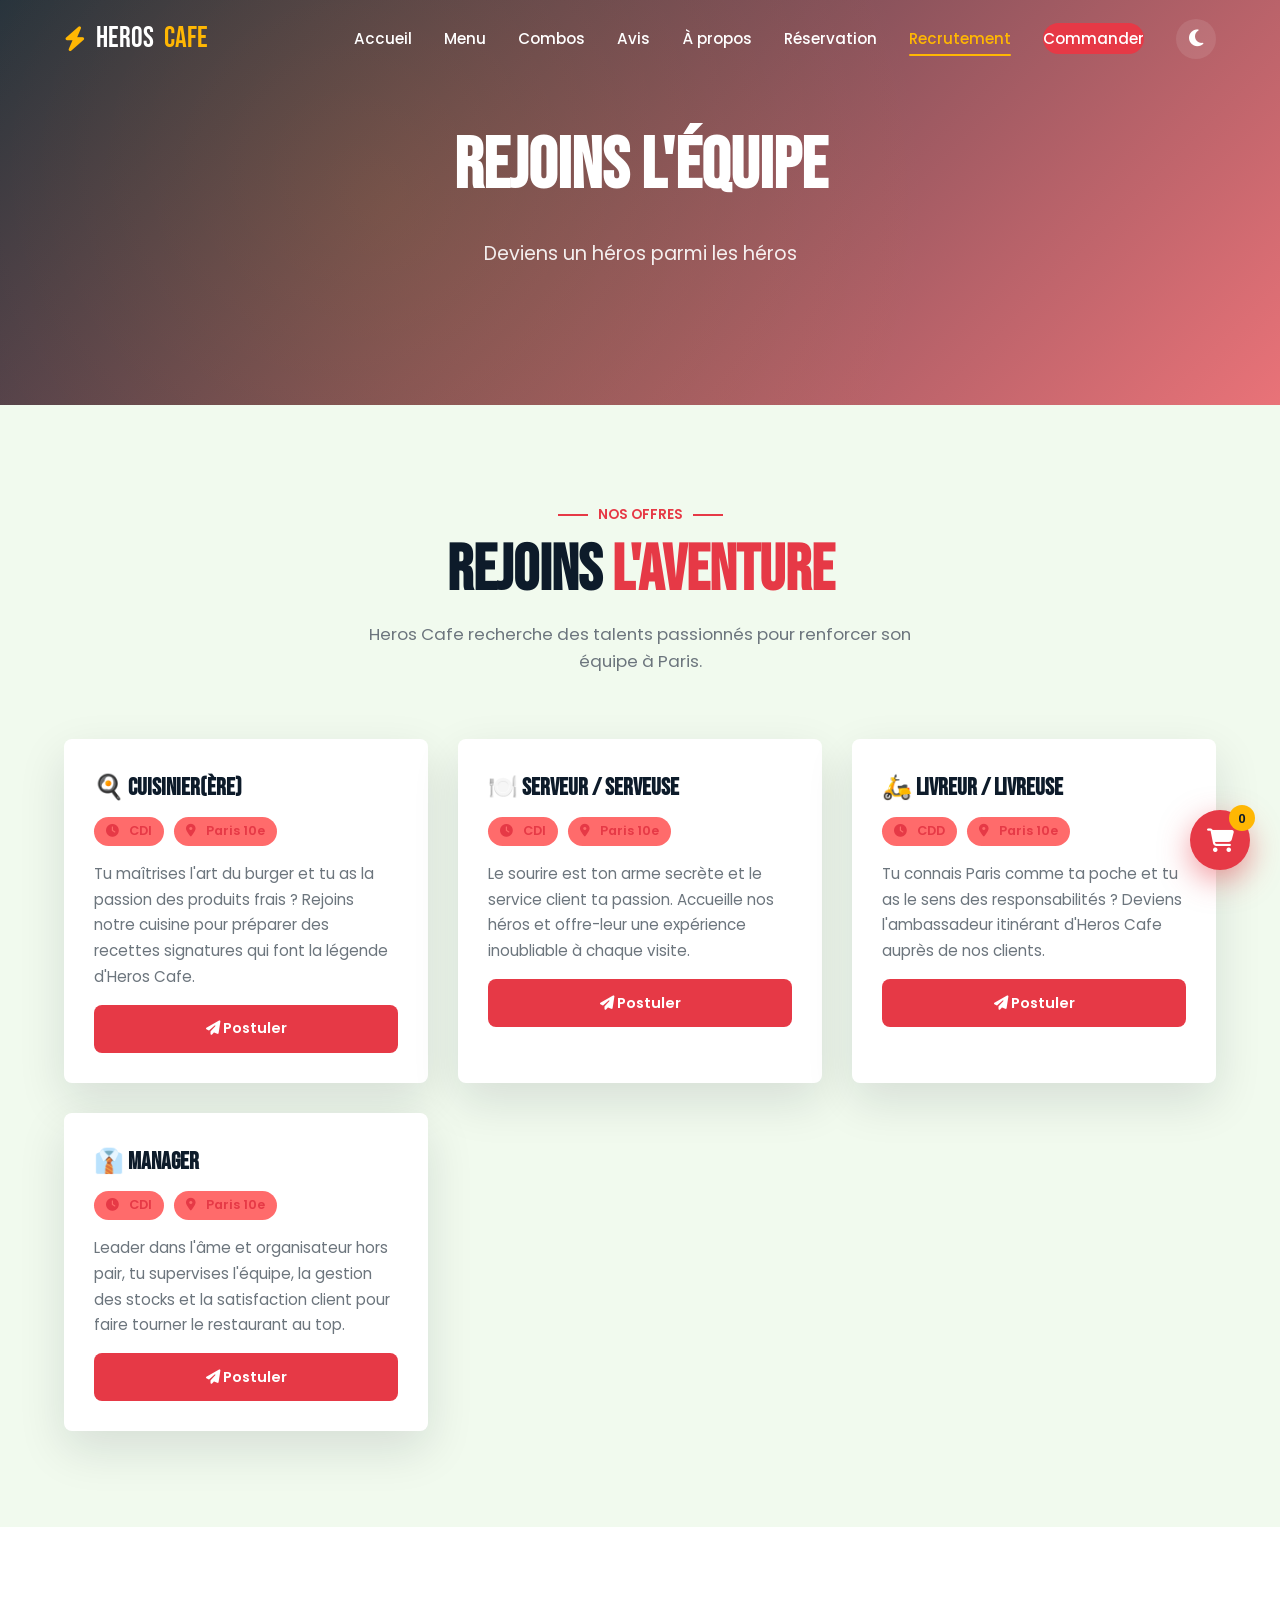
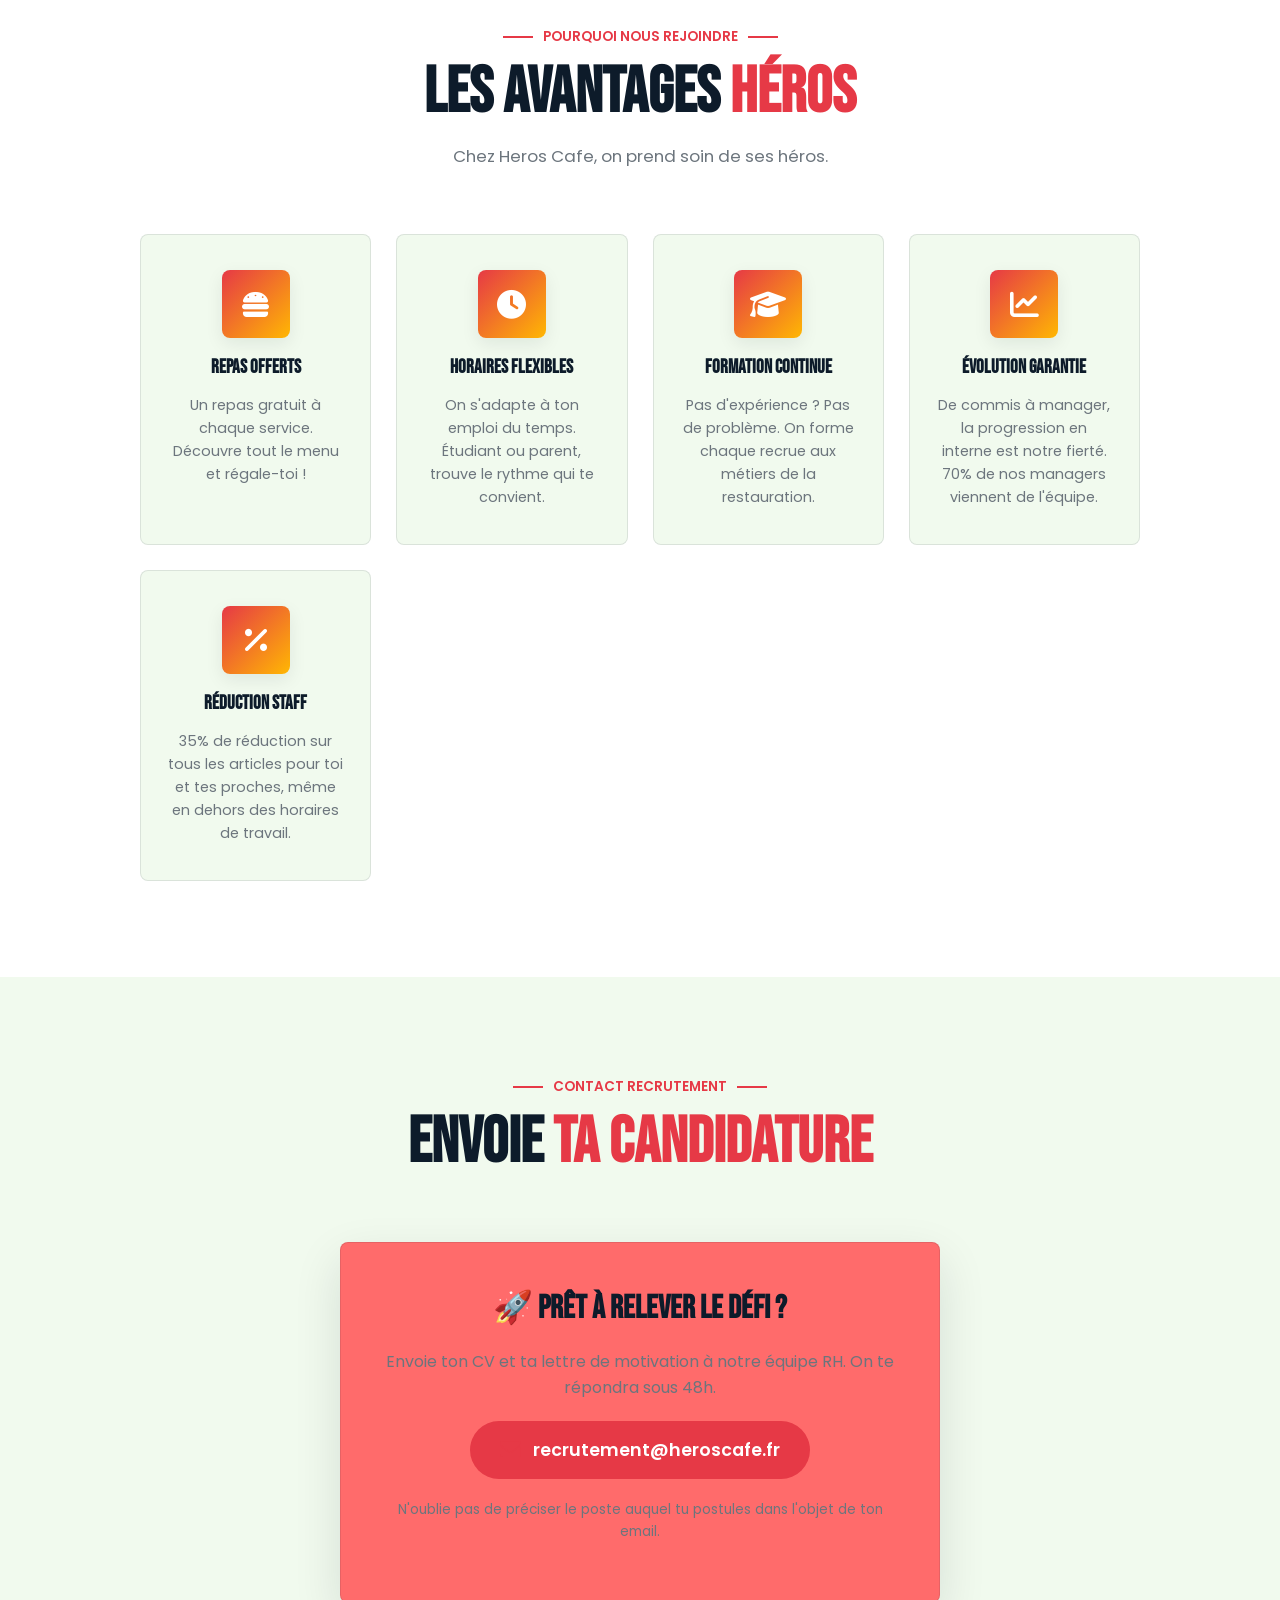
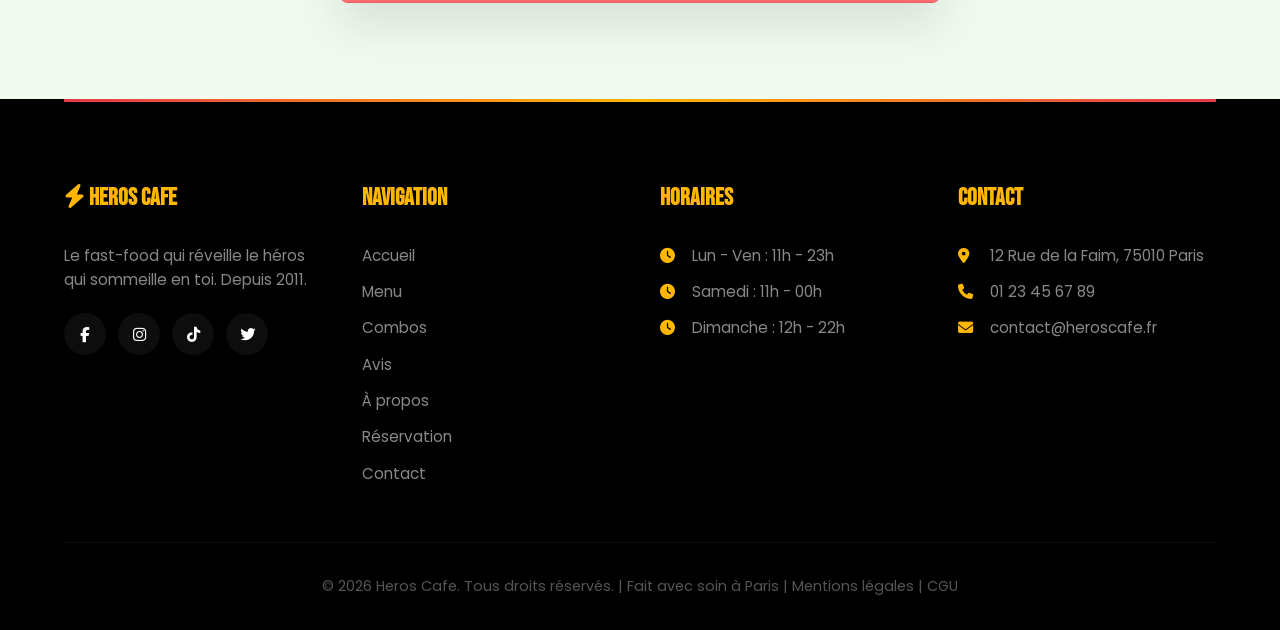
<file: recrutement.html>
<!DOCTYPE html>
<html lang="fr" data-theme="light">
<head>
    <meta charset="UTF-8">
    <meta name="viewport" content="width=device-width, initial-scale=1.0">
    <meta name="description" content="Rejoins l'équipe Heros Cafe - Le Fast-Food des Héros recrute à Paris. Cuisinier, serveur, livreur, manager.">
    <meta property="og:title" content="Recrutement | Heros Cafe">
    <meta property="og:description" content="Deviens un héros parmi les héros. Découvre nos offres d'emploi à Paris.">
    <meta property="og:image" content="https://images.unsplash.com/photo-1522071820081-009f0129c71c?w=800&q=75&fm=webp">
    <meta property="og:type" content="website">
    <meta name="twitter:card" content="summary_large_image">
    <link rel="icon" href="icon-192.svg" type="image/svg+xml">
    <title>Recrutement | Heros Cafe</title>
    <link rel="preconnect" href="https://fonts.googleapis.com">
    <link rel="preconnect" href="https://fonts.gstatic.com" crossorigin>
    <link href="https://fonts.googleapis.com/css2?family=Bebas+Neue&family=Poppins:wght@300;400;500;600;700;800&display=swap" rel="stylesheet">
    <link rel="stylesheet" href="https://cdnjs.cloudflare.com/ajax/libs/font-awesome/6.4.0/css/all.min.css">
    <link rel="stylesheet" href="styles.css">
    <style>
        .jobs-grid { display: grid; grid-template-columns: repeat(auto-fit, minmax(280px, 1fr)); gap: 30px; max-width: 1200px; margin: 0 auto; }
        .job-card { background: var(--white); border-radius: var(--radius); padding: 30px; box-shadow: var(--shadow); border: 1px solid var(--gray-light); transition: transform 0.3s ease, box-shadow 0.3s ease; }
        .job-card:hover { transform: translateY(-5px); box-shadow: 0 10px 30px rgba(0,0,0,0.12); }
        .job-card h3 { font-size: 1.5rem; margin-bottom: 10px; }
        .job-card .job-tags { display: flex; gap: 10px; flex-wrap: wrap; margin-bottom: 15px; }
        .job-card .job-tags span { background: var(--primary-light); color: var(--primary); padding: 4px 12px; border-radius: 20px; font-size: 0.8rem; font-weight: 600; }
        .job-card .job-tags span i { margin-right: 5px; }
        .job-card p { color: var(--gray-dark); line-height: 1.7; margin-bottom: 15px; font-size: 0.95rem; }
        .job-card .job-desc { min-height: 80px; }
        .benefits-grid { display: grid; grid-template-columns: repeat(auto-fit, minmax(200px, 1fr)); gap: 25px; max-width: 1000px; margin: 0 auto; }
        .contact-recrut { text-align: center; max-width: 600px; margin: 0 auto; padding: 40px; background: var(--primary-light); border-radius: var(--radius); }
        .contact-recrut h3 { font-size: 2rem; margin-bottom: 15px; }
        .contact-recrut p { color: var(--gray-dark); margin-bottom: 20px; }
        .contact-recrut .email-box { display: inline-flex; align-items: center; gap: 12px; background: var(--primary); color: #fff; padding: 15px 30px; border-radius: 50px; font-size: 1.1rem; font-weight: 600; }
        @media (max-width: 768px) { .jobs-grid { grid-template-columns: 1fr; } }
    </style>
</head>
<body>

    <div id="scrollProgress"></div>
    <div id="toastContainer"></div>

    <nav id="navbar">
        <a href="index.html" class="logo"><i class="fas fa-bolt logo-mark" aria-hidden="true"></i> HEROS <span>CAFE</span></a>
        <ul class="nav-links" id="navLinks">
            <li><a href="index.html">Accueil</a></li>
            <li><a href="Menu.html">Menu</a></li>
            <li><a href="index.html#combo">Combos</a></li>
            <li><a href="index.html#avis">Avis</a></li>
            <li><a href="about.html">À propos</a></li>
            <li><a href="reserve.html">Réservation</a></li>
            <li><a href="recrutement.html" class="active">Recrutement</a></li>
            <li><a href="order.html" class="nav-btn">Commander</a></li>
            <li class="theme-toggle-desktop"><button class="theme-toggle" onclick="toggleTheme()" title="Mode sombre" aria-label="Activer le mode sombre"><i class="fas fa-moon" aria-hidden="true"></i></button></li>
            <li class="theme-toggle-mobile"><a href="#" onclick="event.preventDefault();toggleTheme()"><i class="fas fa-moon"></i> Mode sombre</a></li>
        </ul>
        <button class="burger" id="burger" type="button" aria-label="Ouvrir le menu" aria-controls="navLinks" aria-expanded="false"><i class="fas fa-bars" aria-hidden="true"></i></button>
    </nav>

    <div class="nav-overlay"></div>

    <section class="page-hero">
        <div class="container">
            <h1>Rejoins l'équipe</h1>
            <p>Deviens un héros parmi les héros</p>
        </div>
    </section>

    <section>
        <div class="section-header fade-in">
            <div class="section-subtitle">Nos offres</div>
            <h2 class="section-title">REJOINS <span>L'AVENTURE</span></h2>
            <p class="section-desc">Heros Cafe recherche des talents passionnés pour renforcer son équipe à Paris.</p>
        </div>
        <div class="jobs-grid">
            <div class="job-card fade-in">
                <h3>🍳 Cuisinier(ère)</h3>
                <div class="job-tags">
                    <span><i class="fas fa-clock"></i> CDI</span>
                    <span><i class="fas fa-map-marker-alt"></i> Paris 10e</span>
                </div>
                <p class="job-desc">Tu maîtrises l'art du burger et tu as la passion des produits frais ? Rejoins notre cuisine pour préparer des recettes signatures qui font la légende d'Heros Cafe.</p>
                <button class="submit-btn" onclick="postuler('Cuisinier(ère)')"><i class="fas fa-paper-plane"></i> Postuler</button>
            </div>
            <div class="job-card fade-in" style="transition-delay:0.1s;">
                <h3>🍽️ Serveur / Serveuse</h3>
                <div class="job-tags">
                    <span><i class="fas fa-clock"></i> CDI</span>
                    <span><i class="fas fa-map-marker-alt"></i> Paris 10e</span>
                </div>
                <p class="job-desc">Le sourire est ton arme secrète et le service client ta passion. Accueille nos héros et offre-leur une expérience inoubliable à chaque visite.</p>
                <button class="submit-btn" onclick="postuler('Serveur / Serveuse')"><i class="fas fa-paper-plane"></i> Postuler</button>
            </div>
            <div class="job-card fade-in" style="transition-delay:0.2s;">
                <h3>🛵 Livreur / Livreuse</h3>
                <div class="job-tags">
                    <span><i class="fas fa-clock"></i> CDD</span>
                    <span><i class="fas fa-map-marker-alt"></i> Paris 10e</span>
                </div>
                <p class="job-desc">Tu connais Paris comme ta poche et tu as le sens des responsabilités ? Deviens l'ambassadeur itinérant d'Heros Cafe auprès de nos clients.</p>
                <button class="submit-btn" onclick="postuler('Livreur / Livreuse')"><i class="fas fa-paper-plane"></i> Postuler</button>
            </div>
            <div class="job-card fade-in" style="transition-delay:0.3s;">
                <h3>👔 Manager</h3>
                <div class="job-tags">
                    <span><i class="fas fa-clock"></i> CDI</span>
                    <span><i class="fas fa-map-marker-alt"></i> Paris 10e</span>
                </div>
                <p class="job-desc">Leader dans l'âme et organisateur hors pair, tu supervises l'équipe, la gestion des stocks et la satisfaction client pour faire tourner le restaurant au top.</p>
                <button class="submit-btn" onclick="postuler('Manager')"><i class="fas fa-paper-plane"></i> Postuler</button>
            </div>
        </div>
    </section>

    <section style="background:var(--white);">
        <div class="section-header fade-in">
            <div class="section-subtitle">Pourquoi nous rejoindre</div>
            <h2 class="section-title">LES AVANTAGES <span>HÉROS</span></h2>
            <p class="section-desc">Chez Heros Cafe, on prend soin de ses héros.</p>
        </div>
        <div class="benefits-grid">
            <div class="value-card fade-in">
                <div class="value-icon"><i class="fas fa-burger" aria-hidden="true"></i></div>
                <h3>Repas offerts</h3>
                <p>Un repas gratuit à chaque service. Découvre tout le menu et régale-toi !</p>
            </div>
            <div class="value-card fade-in" style="transition-delay:0.1s;">
                <div class="value-icon"><i class="fas fa-clock" aria-hidden="true"></i></div>
                <h3>Horaires flexibles</h3>
                <p>On s'adapte à ton emploi du temps. Étudiant ou parent, trouve le rythme qui te convient.</p>
            </div>
            <div class="value-card fade-in" style="transition-delay:0.2s;">
                <div class="value-icon"><i class="fas fa-graduation-cap" aria-hidden="true"></i></div>
                <h3>Formation continue</h3>
                <p>Pas d'expérience ? Pas de problème. On forme chaque recrue aux métiers de la restauration.</p>
            </div>
            <div class="value-card fade-in" style="transition-delay:0.3s;">
                <div class="value-icon"><i class="fas fa-chart-line" aria-hidden="true"></i></div>
                <h3>Évolution garantie</h3>
                <p>De commis à manager, la progression en interne est notre fierté. 70% de nos managers viennent de l'équipe.</p>
            </div>
            <div class="value-card fade-in" style="transition-delay:0.4s;">
                <div class="value-icon"><i class="fas fa-percent" aria-hidden="true"></i></div>
                <h3>Réduction staff</h3>
                <p>35% de réduction sur tous les articles pour toi et tes proches, même en dehors des horaires de travail.</p>
            </div>
        </div>
    </section>

    <section>
        <div class="section-header fade-in">
            <div class="section-subtitle">Contact recrutement</div>
            <h2 class="section-title">ENVOIE <span>TA CANDIDATURE</span></h2>
        </div>
        <div class="contact-recrut fade-in">
            <h3>🚀 Prêt à relever le défi ?</h3>
            <p>Envoie ton CV et ta lettre de motivation à notre équipe RH. On te répondra sous 48h.</p>
            <div class="email-box">
                <i class="fas fa-envelope"></i>
                <span>recrutement@heroscafe.fr</span>
            </div>
            <p style="margin-top:20px;font-size:0.85rem;color:var(--gray-dark);">N'oublie pas de préciser le poste auquel tu postules dans l'objet de ton email.</p>
        </div>
    </section>

    <footer>
        <div class="footer-grid">
            <div class="footer-col">
                <h4><i class="fas fa-bolt" aria-hidden="true"></i> HEROS CAFE</h4>
                <p>Le fast-food qui réveille le héros qui sommeille en toi. Depuis 2011.</p>
                <div class="social-links">
                    <a href="#" aria-label="Facebook"><i class="fab fa-facebook-f"></i></a>
                    <a href="#" aria-label="Instagram"><i class="fab fa-instagram"></i></a>
                    <a href="#" aria-label="TikTok"><i class="fab fa-tiktok"></i></a>
                    <a href="#" aria-label="Twitter"><i class="fab fa-twitter"></i></a>
                </div>
            </div>
            <div class="footer-col">
                <h4>Navigation</h4>
                <a href="index.html">Accueil</a>
                <a href="Menu.html">Menu</a>
                <a href="index.html#combo">Combos</a>
                <a href="index.html#avis">Avis</a>
                <a href="about.html">À propos</a>
                <a href="reserve.html">Réservation</a>
                <a href="contact.html">Contact</a>
            </div>
            <div class="footer-col">
                <h4>Horaires</h4>
                <p><i class="fas fa-clock"></i> Lun - Ven : 11h - 23h</p>
                <p><i class="fas fa-clock"></i> Samedi : 11h - 00h</p>
                <p><i class="fas fa-clock"></i> Dimanche : 12h - 22h</p>
            </div>
            <div class="footer-col">
                <h4>Contact</h4>
                <p><i class="fas fa-map-marker-alt"></i> 12 Rue de la Faim, 75010 Paris</p>
                <p><i class="fas fa-phone"></i> 01 23 45 67 89</p>
                <p><i class="fas fa-envelope"></i> contact@heroscafe.fr</p>
            </div>
        </div>
        <div class="footer-bottom">
            <p>&copy; 2026 Heros Cafe. Tous droits réservés. | Fait avec soin à Paris | <a href="mentions-legales.html">Mentions légales</a> | <a href="cgu.html">CGU</a></p>
        </div>
    </footer>

    <button class="cart-float" onclick="toggleCart()" aria-label="Panier">
        <i class="fas fa-shopping-cart"></i>
        <span class="cart-count" id="cartCount">0</span>
    </button>

    <button class="scroll-top" id="scrollTop" onclick="window.scrollTo({top:0,behavior:'smooth'})" aria-label="Retour en haut">
        <i class="fas fa-arrow-up"></i>
    </button>

    <div class="cart-modal" id="cartModal">
        <div class="cart-content">
            <div class="cart-header">
                <h3><i class="fas fa-shopping-basket" aria-hidden="true"></i> Ton Panier</h3>
                <button class="close-cart" onclick="toggleCart()" aria-label="Fermer le panier"><i class="fas fa-times" aria-hidden="true"></i></button>
            </div>
            <div id="cartItems"></div>
            <div class="cart-total" id="cartTotal" style="display:none;">
                <span>Total :</span>
                <span id="totalAmount">0€</span>
            </div>
            <button class="submit-btn" id="checkoutBtn" style="display:none;" onclick="checkout()">
                <i class="fas fa-credit-card"></i> Commander
            </button>
            <button class="submit-btn submit-btn-secondary" style="margin-top:10px;" onclick="window.location.href='order.html'">
                <i class="fas fa-arrow-right"></i> Passer la commande complète
            </button>
        </div>
    </div>

    <script src="script.js" defer></script>
    <script>
      if ("serviceWorker" in navigator) {
        window.addEventListener("load", () => {
          navigator.serviceWorker.register("/sw.js");
        });
      }

      function postuler(poste) {
        const email = "recrutement@heroscafe.fr";
        const subject = encodeURIComponent("Candidature - " + poste);
        const body = encodeURIComponent("Bonjour,\n\nJe souhaite postuler au poste de " + poste + " chez Heros Cafe.\n\nCordialement.");
        window.location.href = "mailto:" + email + "?subject=" + subject + "&body=" + body;
      }
    </script>
</body>
</html>
</file>
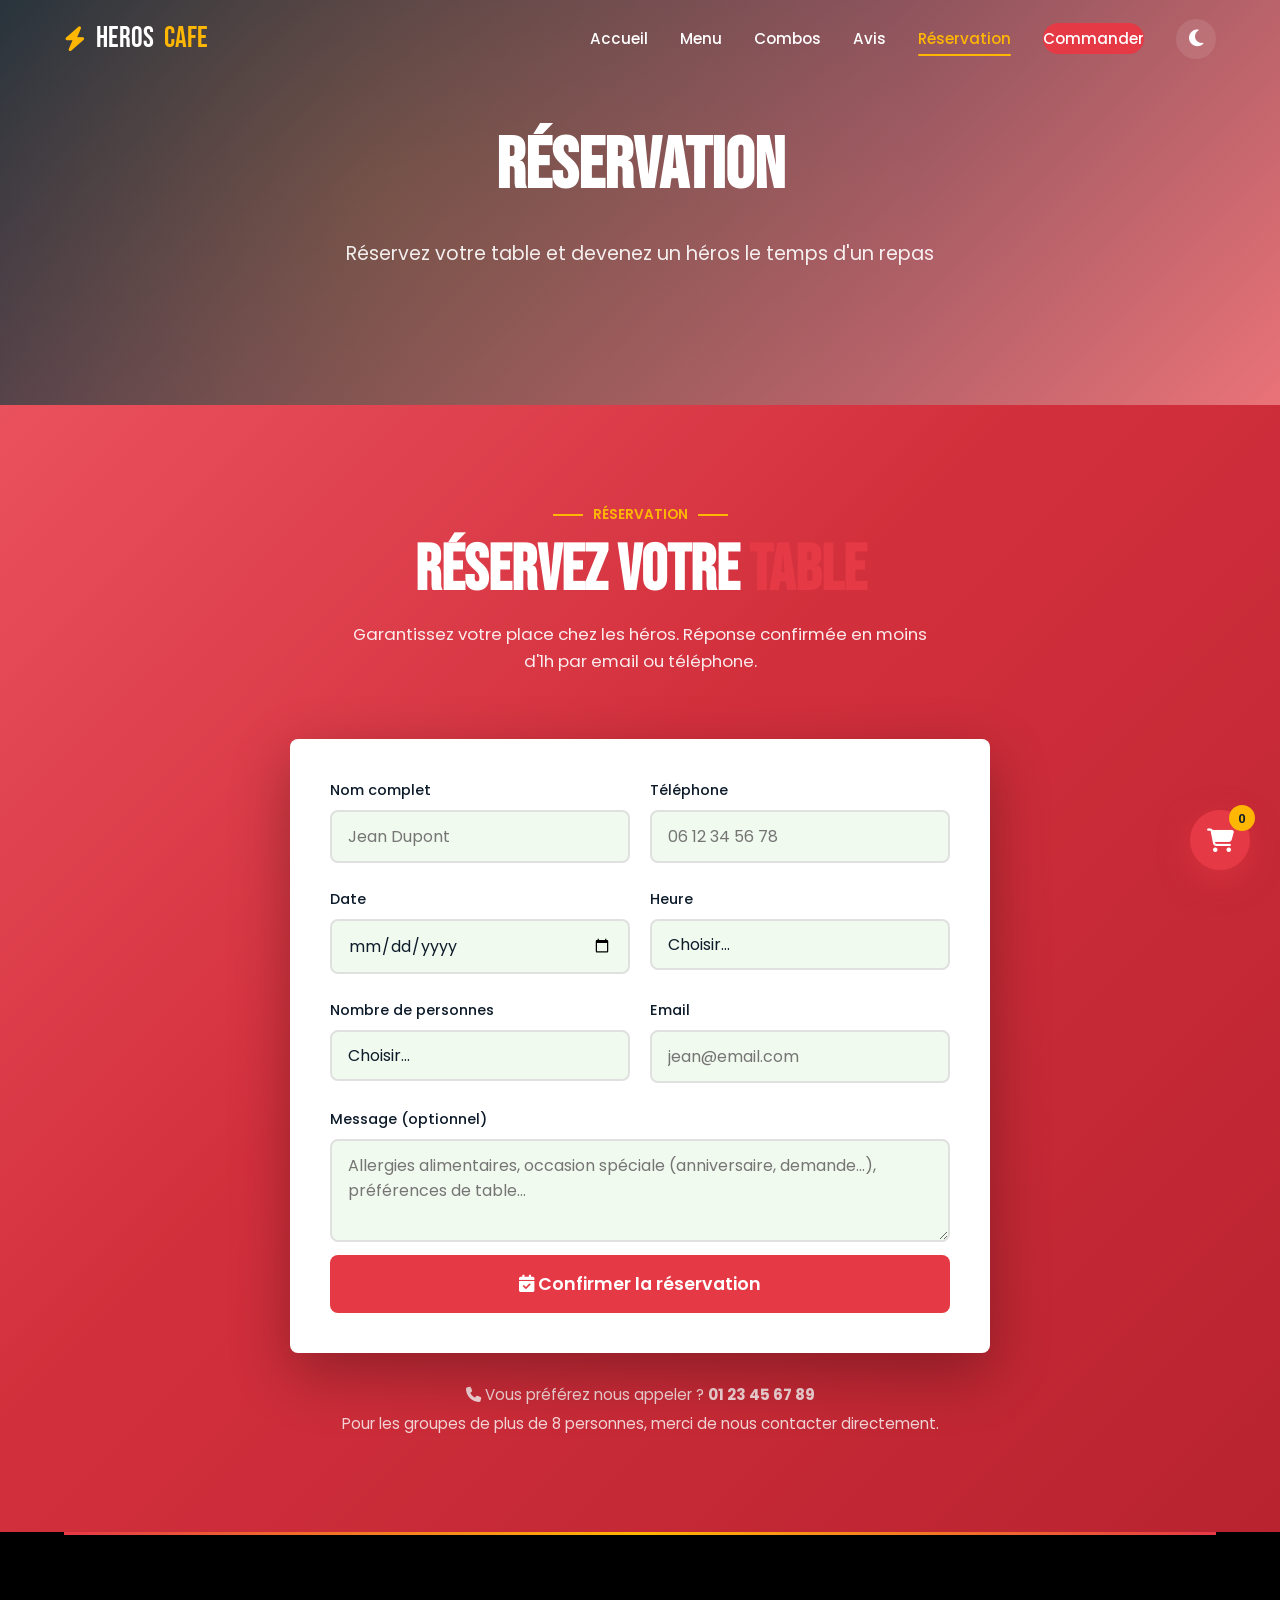
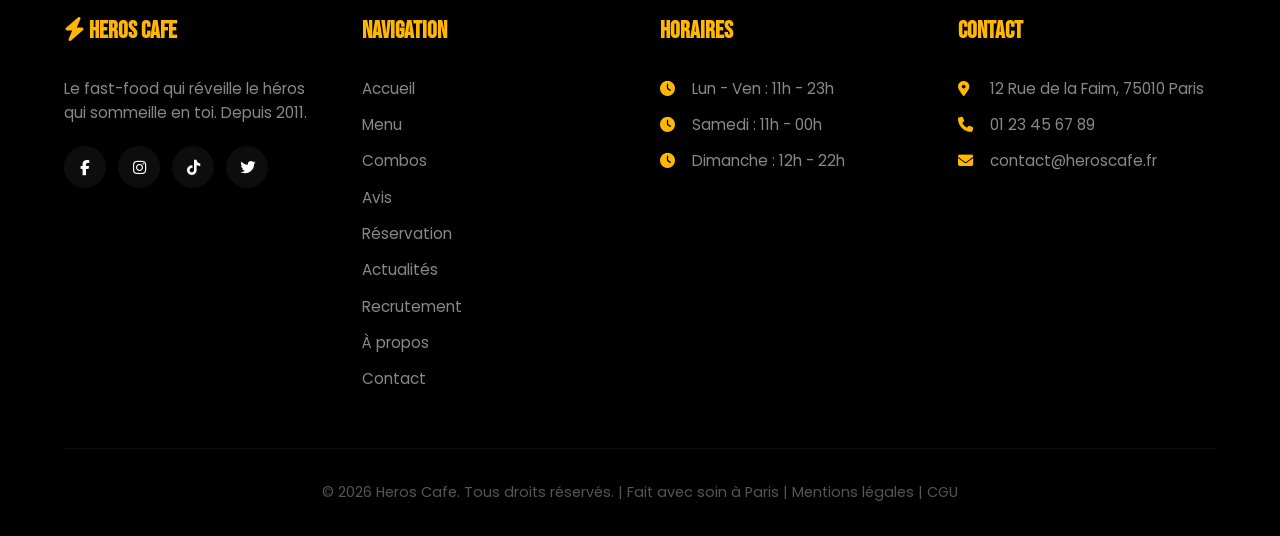
<file: reserve.html>
<!DOCTYPE html>
<html lang="fr" data-theme="light">
<head>
    <meta charset="UTF-8">
    <meta name="viewport" content="width=device-width, initial-scale=1.0">
    <meta name="description" content="Réservez votre table chez Heros Cafe - Le Fast-Food des Héros à Paris.">
    <meta property="og:title" content="Réservation | Heros Cafe">
    <meta property="og:description" content="Réservez votre table chez Heros Cafe à Paris.">
    <meta property="og:image" content="https://images.unsplash.com/photo-1568901346375-23c9450c58cd?w=800&q=75&fm=webp">
    <meta property="og:type" content="website">
    <meta name="twitter:card" content="summary_large_image">
    <link rel="icon" href="icon-192.svg" type="image/svg+xml">
    <title>Réservation | Heros Cafe</title>
    <link rel="preconnect" href="https://fonts.googleapis.com">
    <link rel="preconnect" href="https://fonts.gstatic.com" crossorigin>
    <link href="https://fonts.googleapis.com/css2?family=Bebas+Neue&family=Poppins:wght@300;400;500;600;700;800&display=swap" rel="stylesheet">
    <link rel="stylesheet" href="https://cdnjs.cloudflare.com/ajax/libs/font-awesome/6.4.0/css/all.min.css">
    <link rel="stylesheet" href="styles.css">
</head>
<body>

    <div id="scrollProgress"></div>
    <div id="toastContainer"></div>

    <nav id="navbar">
        <a href="index.html" class="logo"><i class="fas fa-bolt logo-mark" aria-hidden="true"></i> HEROS <span>CAFE</span></a>
        <ul class="nav-links" id="navLinks">
            <li><a href="index.html">Accueil</a></li>
            <li><a href="Menu.html">Menu</a></li>
            <li><a href="index.html#combo">Combos</a></li>
            <li><a href="index.html#avis">Avis</a></li>
            <li><a href="reserve.html" class="active">Réservation</a></li>
            <li><a href="order.html" class="nav-btn">Commander</a></li>
            <li class="theme-toggle-desktop"><button class="theme-toggle" onclick="toggleTheme()" title="Mode sombre" aria-label="Activer le mode sombre"><i class="fas fa-moon" aria-hidden="true"></i></button></li>
            <li class="theme-toggle-mobile"><a href="#" onclick="event.preventDefault();toggleTheme()"><i class="fas fa-moon"></i> Mode sombre</a></li>
        </ul>
        <button class="burger" id="burger" type="button" aria-label="Ouvrir le menu" aria-controls="navLinks" aria-expanded="false"><i class="fas fa-bars" aria-hidden="true"></i></button>
    </nav>

    <div class="nav-overlay"></div>

    <section class="page-hero">
        <div class="container">
            <h1>Réservation</h1>
            <p>Réservez votre table et devenez un héros le temps d'un repas</p>
        </div>
    </section>

    <section class="reservation" style="padding:6rem 5%;">
        <div class="reservation-container">
            <div class="section-header fade-in">
                <div class="section-subtitle">Réservation</div>
                <h2 class="section-title">RÉSERVEZ VOTRE <span>TABLE</span></h2>
                <p class="section-desc">Garantissez votre place chez les héros. Réponse confirmée en moins d'1h par email ou téléphone.</p>
            </div>
            <form class="reservation-form fade-in" onsubmit="handleReservation(event)" novalidate>
                <div class="form-grid">
                    <div class="form-group">
                        <label>Nom complet</label>
                        <input type="text" required placeholder="Jean Dupont" autocomplete="name" enterkeyhint="next">
                    </div>
                    <div class="form-group">
                        <label>Téléphone</label>
                        <input type="tel" required placeholder="06 12 34 56 78" inputmode="numeric" autocomplete="tel" enterkeyhint="next">
                    </div>
                    <div class="form-group">
                        <label>Date</label>
                        <input type="date" required>
                    </div>
                    <div class="form-group">
                        <label>Heure</label>
                        <select required>
                            <option value="">Choisir...</option>
                            <option>12:00</option><option>12:30</option><option>13:00</option>
                            <option>19:00</option><option>19:30</option><option>20:00</option>
                            <option>20:30</option><option>21:00</option>
                        </select>
                    </div>
                    <div class="form-group">
                        <label>Nombre de personnes</label>
                        <select required>
                            <option value="">Choisir...</option>
                            <option>1 personne</option><option>2 personnes</option>
                            <option>3 personnes</option><option>4 personnes</option>
                            <option>5+ personnes</option>
                        </select>
                    </div>
                    <div class="form-group">
                        <label>Email</label>
                        <input type="email" required placeholder="jean@email.com" inputmode="email" autocomplete="email" enterkeyhint="next">
                    </div>
                    <div class="form-group full">
                        <label>Message (optionnel)</label>
                        <textarea rows="3" placeholder="Allergies alimentaires, occasion spéciale (anniversaire, demande...), préférences de table..."></textarea>
                    </div>
                </div>
                <button type="submit" class="submit-btn">
                    <span class="btn-text"><i class="fas fa-calendar-check"></i> Confirmer la réservation</span>
                    <div class="spinner"></div>
                </button>
            </form>
            <div style="text-align:center;margin-top:30px;color:rgba(255,255,255,0.8);font-size:0.95rem;">
                <p><i class="fas fa-phone"></i> Vous préférez nous appeler ? <strong>01 23 45 67 89</strong></p>
                <p style="margin-top:5px;">Pour les groupes de plus de 8 personnes, merci de nous contacter directement.</p>
            </div>
        </div>
    </section>

    <footer>
        <div class="footer-grid">
            <div class="footer-col">
                <h4><i class="fas fa-bolt" aria-hidden="true"></i> HEROS CAFE</h4>
                <p>Le fast-food qui réveille le héros qui sommeille en toi. Depuis 2011.</p>
                <div class="social-links">
                    <a href="#" aria-label="Facebook"><i class="fab fa-facebook-f"></i></a>
                    <a href="#" aria-label="Instagram"><i class="fab fa-instagram"></i></a>
                    <a href="#" aria-label="TikTok"><i class="fab fa-tiktok"></i></a>
                    <a href="#" aria-label="Twitter"><i class="fab fa-twitter"></i></a>
                </div>
            </div>
            <div class="footer-col">
                <h4>Navigation</h4>
                <a href="index.html">Accueil</a>
                <a href="Menu.html">Menu</a>
                <a href="index.html#combo">Combos</a>
                <a href="index.html#avis">Avis</a>
                <a href="reserve.html">Réservation</a>
                <a href="blog.html">Actualités</a>
                <a href="recrutement.html">Recrutement</a>
                <a href="about.html">À propos</a>
                <a href="contact.html">Contact</a>
            </div>
            <div class="footer-col">
                <h4>Horaires</h4>
                <p><i class="fas fa-clock"></i> Lun - Ven : 11h - 23h</p>
                <p><i class="fas fa-clock"></i> Samedi : 11h - 00h</p>
                <p><i class="fas fa-clock"></i> Dimanche : 12h - 22h</p>
            </div>
            <div class="footer-col">
                <h4>Contact</h4>
                <p><i class="fas fa-map-marker-alt"></i> 12 Rue de la Faim, 75010 Paris</p>
                <p><i class="fas fa-phone"></i> 01 23 45 67 89</p>
                <p><i class="fas fa-envelope"></i> contact@heroscafe.fr</p>
            </div>
        </div>
        <div class="footer-bottom">
            <p>&copy; 2026 Heros Cafe. Tous droits réservés. | Fait avec soin à Paris | <a href="mentions-legales.html">Mentions légales</a> | <a href="cgu.html">CGU</a></p>
        </div>
    </footer>

    <button class="cart-float" onclick="toggleCart()" aria-label="Panier">
        <i class="fas fa-shopping-cart"></i>
        <span class="cart-count" id="cartCount">0</span>
    </button>

    <button class="scroll-top" id="scrollTop" onclick="window.scrollTo({top:0,behavior:'smooth'})" aria-label="Retour en haut">
        <i class="fas fa-arrow-up"></i>
    </button>

    <div class="cart-modal" id="cartModal">
        <div class="cart-content">
            <div class="cart-header">
                <h3><i class="fas fa-shopping-basket" aria-hidden="true"></i> Ton Panier</h3>
                <button class="close-cart" onclick="toggleCart()" aria-label="Fermer le panier"><i class="fas fa-times" aria-hidden="true"></i></button>
            </div>
            <div id="cartItems"></div>
            <div class="cart-total" id="cartTotal" style="display:none;">
                <span>Total :</span>
                <span id="totalAmount">0€</span>
            </div>
            <button class="submit-btn" id="checkoutBtn" style="display:none;" onclick="checkout()">
                <i class="fas fa-credit-card"></i> Commander
            </button>
            <button class="submit-btn submit-btn-secondary" style="margin-top:10px;" onclick="window.location.href='order.html'">
                <i class="fas fa-arrow-right"></i> Passer la commande complète
            </button>
        </div>
    </div>

    <script src="script.js" defer></script>
    <script>
      if ("serviceWorker" in navigator) {
        window.addEventListener("load", () => {
          navigator.serviceWorker.register("/sw.js");
        });
      }
    </script>
</body>
</html>
</file>
<file: styles.css>
/* ===== RESET & VARIABLES ===== */
*, *::before, *::after { margin: 0; padding: 0; box-sizing: border-box; }

:root {
    --primary: #e63946;
    --primary-dark: #b8232f;
    --primary-light: #ff6b6b;
    --secondary: #ffb703;
    --secondary-dark: #fb8500;
    --ink: #0d1b2a;
    --ink-soft: #1b263b;
    --panel-dark: #0d1b2a;
    --panel-dark-soft: #17233a;
    --on-warm: #0d1b2a;
    --surface-border: rgba(13, 27, 42, 0.10);
    --focus-ring: rgba(255, 183, 3, 0.45);
    --dark: #0d1b2a;
    --dark-light: #1b263b;
    --light: #f1faee;
    --gray: #a8dadc;
    --gray-dark: #6c757d;
    --white: #ffffff;
    --shadow: 0 18px 48px rgba(13,27,42,0.12);
    --shadow-hover: 0 22px 60px rgba(230,57,70,0.22);
    --shadow-sm: 0 6px 18px rgba(13,27,42,0.08);
    --radius: 8px;
    --radius-sm: 8px;
    --radius-full: 999px;
    --transition: all 0.3s cubic-bezier(0.4, 0, 0.2, 1);
    --font-primary: 'Poppins', sans-serif;
    --font-display: 'Bebas Neue', sans-serif;
    --nav-height: 70px;
    --toast-bg: #323232;
    --toast-color: #fff;
}

[data-theme="dark"] {
    --dark: #f1faee;
    --dark-light: #e0e0e0;
    --light: #0d1b2a;
    --white: #1b263b;
    --gray-dark: #c7d0dc;
    --surface-border: rgba(255,255,255,0.10);
    --focus-ring: rgba(255, 183, 3, 0.50);
    --shadow: 0 10px 40px rgba(0,0,0,0.3);
    --shadow-hover: 0 20px 60px rgba(230,57,70,0.4);
    --shadow-sm: 0 2px 10px rgba(0,0,0,0.2);
    --toast-bg: #f1faee;
    --toast-color: #0d1b2a;
}

html { scroll-behavior: smooth; -webkit-tap-highlight-color: transparent; }

/* Select styling for mobile */
select {
    background-image: url("data:image/svg+xml,%3Csvg xmlns='http://www.w3.org/2000/svg' width='12' height='8' viewBox='0 0 12 8'%3E%3Cpath fill='%236c757d' d='M6 8L0 0h12z'/%3E%3C/svg%3E");
    background-repeat: no-repeat; background-position: right 12px center; padding-right: 36px;
}
[data-theme="dark"] select {
    background-image: url("data:image/svg+xml,%3Csvg xmlns='http://www.w3.org/2000/svg' width='12' height='8' viewBox='0 0 12 8'%3E%3Cpath fill='%23a8dadc' d='M6 8L0 0h12z'/%3E%3C/svg%3E");
}

::-webkit-scrollbar { width: 8px; }
::-webkit-scrollbar-track { background: var(--light); }
::-webkit-scrollbar-thumb { background: var(--primary); border-radius: 10px; }
::-webkit-scrollbar-thumb:hover { background: var(--primary-dark); }

::selection { background: var(--primary); color: white; }

body {
    font-family: var(--font-primary);
    background: var(--light);
    color: var(--dark);
    overflow-x: hidden;
    transition: background 0.3s, color 0.3s;
    line-height: 1.6;
}

h1, h2, h3, .logo { font-family: var(--font-display); letter-spacing: 0; }

img { max-width: 100%; height: auto; display: block; }
a { text-decoration: none; color: inherit; touch-action: manipulation; }
ul { list-style: none; }
button, input, select, textarea { touch-action: manipulation; }
.sr-only {
    position: absolute;
    width: 1px;
    height: 1px;
    padding: 0;
    margin: -1px;
    overflow: hidden;
    clip: rect(0, 0, 0, 0);
    white-space: nowrap;
    border: 0;
}
a:focus-visible, button:focus-visible, input:focus-visible, select:focus-visible, textarea:focus-visible {
    outline: 3px solid var(--focus-ring);
    outline-offset: 3px;
}

.container { width: 100%; max-width: 1200px; margin: 0 auto; padding: 0 20px; }
section { padding: clamp(4rem, 8vw, 6rem) 5%; }

/* ===== SCROLL PROGRESS BAR ===== */
#scrollProgress {
    position: fixed; top: 0; left: 0; height: 3px;
    background: linear-gradient(90deg, var(--primary), var(--secondary));
    z-index: 10000; width: 0%; transition: width 0.1s;
}

/* ===== LOADER ===== */
.loader {
    position: fixed; inset: 0; background: var(--panel-dark);
    display: flex; justify-content: center; align-items: center;
    z-index: 9999; transition: opacity 0.6s, visibility 0.6s;
}
.loader.hidden { opacity: 0; visibility: hidden; pointer-events: none; }
.loader-content { text-align: center; }
.burger-loader {
    width: 82px; height: 58px; position: relative;
    margin: 0 auto;
    animation: bounce 1s infinite;
}
.burger-loader::before,
.burger-loader::after {
    content: ''; position: absolute; left: 8px; right: 8px;
    border-radius: 999px;
}
.burger-loader::before {
    top: 0; height: 24px;
    background: linear-gradient(180deg, #ffcf6b, var(--secondary));
    box-shadow: inset 0 -6px 0 rgba(13,27,42,0.08);
}
.burger-loader::after {
    bottom: 0; height: 16px;
    background: #f6b84f;
}
.burger-loader {
    background:
        linear-gradient(var(--primary), var(--primary)) 8px 30px / 66px 8px no-repeat,
        linear-gradient(#6fbf73, #6fbf73) 3px 24px / 76px 7px no-repeat,
        linear-gradient(#fff1b8, #fff1b8) 12px 39px / 58px 6px no-repeat;
}
.loader-text {
    color: var(--secondary); font-family: var(--font-display);
    font-size: 2rem; margin-top: 20px; letter-spacing: 0;
}
.loader-progress {
    width: 200px; height: 4px; background: rgba(255,255,255,0.1);
    border-radius: 10px; margin: 20px auto 0; overflow: hidden;
}
.loader-progress-bar {
    height: 100%; width: 0%; background: linear-gradient(90deg, var(--primary), var(--secondary));
    border-radius: 10px; animation: loadProgress 1.5s ease forwards;
}
@keyframes loadProgress { to { width: 100%; } }
@keyframes bounce { 0%, 100% { transform: translateY(0); } 50% { transform: translateY(-20px); } }

/* ===== DARK MODE TOGGLE ===== */
.theme-toggle {
    background: rgba(255,255,255,0.1); border: none; color: white;
    width: 40px; height: 40px; border-radius: 50%; cursor: pointer;
    font-size: 1.2rem; transition: var(--transition);
    display: flex; align-items: center; justify-content: center;
}
.theme-toggle:hover { background: var(--primary); transform: rotate(45deg); }
.theme-toggle[aria-label] { min-width: 40px; min-height: 40px; }
.theme-toggle-desktop { display: list-item; }
.theme-toggle-mobile { display: none; }
.theme-toggle-mobile a { display: flex !important; align-items: center; gap: 10px; }

/* ===== NAVBAR ===== */
nav {
    position: fixed; top: 0; left: 0; right: 0;
    padding: 1rem 5%; display: flex; justify-content: space-between; align-items: center;
    z-index: 1000; transition: var(--transition);
}
nav.scrolled {
    background: rgba(13, 27, 42, 0.95);
    backdrop-filter: blur(20px); -webkit-backdrop-filter: blur(20px);
    padding: 0.6rem 5%;
    box-shadow: 0 5px 30px rgba(0,0,0,0.2);
}
[data-theme="dark"] nav.scrolled { background: rgba(13, 27, 42, 0.98); }
.logo {
    font-size: 1.8rem; color: white;
    display: flex; align-items: center; gap: 10px;
    transition: var(--transition);
}
.logo:hover { transform: scale(1.05); }
.logo span { color: var(--secondary); }
.logo-mark { color: var(--secondary); font-size: 0.86em; }

.nav-links { display: flex; gap: 2rem; list-style: none; align-items: center; }
.nav-links a {
    color: white; text-decoration: none; font-weight: 500; font-size: 0.95rem;
    position: relative; transition: var(--transition); padding: 5px 0;
}
.nav-links a::after {
    content: ''; position: absolute; bottom: -2px; left: 0;
    width: 0; height: 2px; background: var(--secondary);
    transition: width 0.3s; border-radius: 2px;
}
.nav-links a:hover::after { width: 100%; }
.nav-links a:hover { color: var(--secondary); }
.nav-links a.active { color: var(--secondary); }
.nav-links a.active::after { width: 100%; }

.nav-btn {
    background: var(--primary); color: white !important;
    padding: 10px 25px; border-radius: var(--radius-full); font-weight: 600;
    transition: var(--transition);
}
.nav-btn:hover { background: var(--secondary); color: var(--on-warm) !important; transform: translateY(-2px); box-shadow: 0 5px 20px rgba(255,183,3,0.4); }
.nav-btn::after { display: none !important; }

.burger {
    display: none; font-size: 1.8rem; color: white; cursor: pointer;
    background: rgba(255,255,255,0.10); border: 1px solid rgba(255,255,255,0.18);
    border-radius: var(--radius-sm);
}

.nav-overlay {
    position: fixed; inset: 0; background: rgba(0,0,0,0.5);
    z-index: 998; opacity: 0; visibility: hidden;
    transition: var(--transition);
}
.nav-overlay.active { opacity: 1; visibility: visible; }

/* ===== PAGE HERO ===== */
.page-hero {
    min-height: 45vh;
    background: linear-gradient(135deg, rgba(13,27,42,0.9), rgba(230,57,70,0.7)),
                url('https://images.unsplash.com/photo-1568901346375-23c9450c58cd?w=1600&q=80&fm=webp') center/cover fixed;
    display: flex; align-items: center; justify-content: center;
    text-align: center; padding-top: var(--nav-height);
    position: relative;
}
.page-hero::before {
    content: ''; position: absolute; inset: 0;
    background: radial-gradient(circle at 30% 50%, rgba(255,183,3,0.1), transparent 60%);
}
.page-hero h1 {
    font-size: clamp(2.5rem, 6vw, 4.5rem); color: white;
    margin-bottom: 15px; position: relative;
    animation: fadeInUp 0.8s ease;
}
.page-hero p {
    font-size: 1.2rem; color: rgba(255,255,255,0.9);
    max-width: 600px; margin: 0 auto; position: relative;
    animation: fadeInUp 0.8s ease 0.2s both;
}

/* ===== SECTIONS ===== */
.section-header { text-align: center; margin-bottom: 4rem; }
.section-subtitle {
    color: var(--primary); font-weight: 600; text-transform: uppercase;
    letter-spacing: 0; font-size: 0.85rem; margin-bottom: 10px;
    display: inline-block; position: relative;
}
.section-subtitle::before, .section-subtitle::after {
    content: ''; display: inline-block; width: 30px; height: 2px;
    background: var(--primary); vertical-align: middle; margin: 0 10px;
}
.section-title {
    font-size: clamp(2.5rem, 5vw, 4rem); color: var(--dark);
    margin-bottom: 15px; line-height: 1.1;
}
.section-title span { color: var(--primary); }
.section-desc { max-width: 600px; margin: 0 auto; color: var(--gray-dark); font-size: 1.05rem; }

[data-theme="dark"] .section-title { color: var(--dark); }
[data-theme="dark"] .section-desc { color: var(--dark-light); }

/* ===== GLASS CARD ===== */
.glass {
    background: rgba(255,255,255,0.1);
    backdrop-filter: blur(20px); -webkit-backdrop-filter: blur(20px);
    border: 1px solid rgba(255,255,255,0.2);
}

/* ===== BUTTONS ===== */
.btn {
    padding: 14px 35px; border-radius: var(--radius-full); font-weight: 600;
    text-decoration: none; display: inline-flex; align-items: center; gap: 10px;
    transition: var(--transition); border: none; cursor: pointer; font-size: 1rem;
    font-family: var(--font-primary); position: relative; overflow: hidden;
    min-height: 48px;
}
.btn::before {
    content: ''; position: absolute; top: 0; left: -100%;
    width: 100%; height: 100%;
    background: linear-gradient(90deg, transparent, rgba(255,255,255,0.2), transparent);
    transition: left 0.5s;
}
.btn:hover::before { left: 100%; }
.btn-primary { background: var(--primary); color: white; }
.btn-primary:hover { background: var(--secondary); color: var(--on-warm); transform: translateY(-3px); box-shadow: var(--shadow-hover); }
.btn-secondary { background: transparent; color: white; border: 2px solid white; }
.btn-secondary:hover { background: white; color: var(--dark); transform: translateY(-3px); }

/* ===== HERO (Index) ===== */
.hero {
    min-height: 92dvh;
    background: linear-gradient(135deg, rgba(13,27,42,0.85), rgba(230,57,70,0.6)),
                url('https://images.unsplash.com/photo-1568901346375-23c9450c58cd?w=1800&q=82&fm=webp') center/cover fixed;
    display: flex; align-items: center; padding: 0 5%;
    position: relative; overflow: hidden;
}
.hero::before {
    content: ''; position: absolute; inset: 0;
    background: radial-gradient(circle at 20% 50%, rgba(255,183,3,0.15), transparent 50%);
    animation: heroPulse 4s ease-in-out infinite;
}
@keyframes heroPulse { 0%, 100% { opacity: 0.5; } 50% { opacity: 1; } }
.hero-particles {
    position: absolute; inset: 0; overflow: hidden; pointer-events: none;
}
.hero-particle {
    position: absolute; font-size: 2rem; opacity: 0.15;
    animation: floatParticle 20s linear infinite;
}
@keyframes floatParticle {
    0% { transform: translateY(100vh) rotate(0deg); opacity: 0; }
    10% { opacity: 0.15; }
    90% { opacity: 0.15; }
    100% { transform: translateY(-100vh) rotate(720deg); opacity: 0; }
}
.hero-content {
    max-width: 700px; color: white; position: relative; z-index: 2;
    animation: fadeInLeft 1s ease;
}
.hero-badge {
    display: inline-flex; align-items: center; gap: 8px; background: var(--secondary); color: var(--on-warm);
    padding: 8px 25px; border-radius: var(--radius-full); font-weight: 700;
    font-size: 0.9rem; margin-bottom: 20px;
    animation: pulse 2s infinite;
}
@keyframes pulse { 0%, 100% { transform: scale(1); } 50% { transform: scale(1.05); } }
.hero h1 {
    font-size: clamp(3rem, 8vw, 6.5rem); line-height: 1;
    margin-bottom: 20px; text-shadow: 3px 3px 20px rgba(0,0,0,0.5);
    max-width: 850px;
}
.hero h1 span { color: var(--secondary); display: block; }
.hero p {
    font-size: 1.2rem; margin-bottom: 30px; opacity: 0.95;
    max-width: 550px; line-height: 1.8;
}
.hero-buttons { display: flex; gap: 15px; flex-wrap: wrap; }
.hero-stats {
    display: flex; gap: 50px; margin-top: 50px; flex-wrap: wrap;
    padding-top: 30px; border-top: 1px solid rgba(255,255,255,0.2);
}
.stat { text-align: center; }
.stat-number {
    font-family: var(--font-display); font-size: 3rem; color: var(--secondary);
    display: block; line-height: 1;
}
.stat-label { font-size: 0.85rem; opacity: 0.85; margin-top: 5px; display: block; }
@keyframes fadeInLeft { from { opacity: 0; transform: translateX(-50px); } to { opacity: 1; transform: translateX(0); } }
@keyframes fadeInUp { from { opacity: 0; transform: translateY(30px); } to { opacity: 1; transform: translateY(0); } }

/* ===== SHINE BORDER ===== */
.shine-border {
    position: relative; overflow: hidden;
}
.shine-border::before {
    content: ''; position: absolute; top: -50%; left: -50%;
    width: 200%; height: 200%;
    background: conic-gradient(transparent, var(--primary), transparent 30%);
    animation: shineRotate 4s linear infinite;
    opacity: 0; transition: opacity 0.4s;
}
.shine-border:hover::before { opacity: 0.15; }
@keyframes shineRotate { to { transform: rotate(360deg); } }
.shine-border::after {
    content: ''; position: absolute; inset: 3px;
    background: inherit; border-radius: inherit;
}

/* ===== WORD ROTATE ===== */
.word-rotate-wrapper { display: block; position: relative; min-height: 1.1em; vertical-align: bottom; }
.word-rotate-wrapper .word { display: block; position: absolute; top: 0; left: 0; white-space: nowrap; opacity: 0; transform: translateY(30px); transition: all 0.5s ease; }
.word-rotate-wrapper .word.active { opacity: 1; transform: translateY(0); position: relative; }

/* ===== ORDER TRACKING ===== */
.order-tracking { padding: 20px 0; }
.tracking-steps { display: flex; justify-content: space-between; align-items: center; position: relative; margin: 30px 0; }
.tracking-steps::before { content: ''; position: absolute; top: 50%; left: 40px; right: 40px; height: 3px; background: #eee; transform: translateY(-50%); z-index: 0; }
.tracking-steps .step { display: flex; flex-direction: column; align-items: center; gap: 8px; position: relative; z-index: 1; }
.tracking-steps .step .step-icon { width: 50px; height: 50px; border-radius: 50%; background: #eee; display: flex; align-items: center; justify-content: center; font-size: 1.2rem; color: #999; transition: var(--transition); }
.tracking-steps .step.done .step-icon { background: var(--secondary); color: var(--dark); box-shadow: 0 0 20px rgba(255,183,3,0.3); }
.tracking-steps .step.active .step-icon { background: var(--primary); color: white; box-shadow: 0 0 20px rgba(230,57,70,0.3); animation: pulse 1.5s infinite; }
.tracking-steps .step .step-label { font-size: 0.75rem; font-weight: 600; color: var(--gray-dark); text-align: center; }
.tracking-steps .step.active .step-label { color: var(--primary); }
.tracking-steps .step.done .step-label { color: var(--secondary); }
@keyframes trackingPulse { 0%, 100% { box-shadow: 0 0 0 0 rgba(230,57,70,0.4); } 50% { box-shadow: 0 0 0 15px rgba(230,57,70,0); } }

/* ===== CONFETTI BUTTON ===== */
@keyframes confetti-fall {
    0% { transform: translateY(0) rotate(0deg); opacity: 1; }
    100% { transform: translateY(100px) rotate(720deg); opacity: 0; }
}
.confetti-container { position: fixed; top: 0; left: 0; width: 100%; height: 100%; pointer-events: none; z-index: 10001; }
.confetti-piece {
    position: absolute; width: 10px; height: 10px;
    animation: confetti-fall 1.5s ease-out forwards;
}

/* ===== GALLERY CAROUSEL ===== */
.gallery-carousel { position: relative; overflow: hidden; max-width: 1000px; margin: 0 auto; border-radius: var(--radius); }
.gallery-carousel .carousel-track { display: flex; transition: transform 0.6s cubic-bezier(0.4, 0, 0.2, 1); }
.gallery-carousel .carousel-slide { min-width: 100%; height: 400px; }
.gallery-carousel .carousel-slide img { width: 100%; height: 100%; object-fit: cover; }
.gallery-carousel .carousel-btn {
    position: absolute; top: 50%; transform: translateY(-50%);
    background: rgba(0,0,0,0.5); color: white; border: none;
    width: 50px; height: 50px; border-radius: 50%; cursor: pointer;
    font-size: 1.3rem; transition: var(--transition); z-index: 2;
}
.gallery-carousel .carousel-btn:hover { background: var(--primary); }
.gallery-carousel .carousel-prev { left: 15px; }
.gallery-carousel .carousel-next { right: 15px; }

/* ===== BENTO GRID ===== */
.features-grid.bento {
    display: grid; gap: 20px;
    grid-template-columns: 2fr 1fr 1fr;
    grid-template-rows: auto auto;
    max-width: 1200px; margin: 0 auto;
}
.features-grid.bento .feature-card:nth-child(1) { grid-column: 1; grid-row: 1 / 3; min-height: 350px; display: flex; flex-direction: column; justify-content: center; }
.features-grid.bento .feature-card:nth-child(2) { grid-column: 2; grid-row: 1; }
.features-grid.bento .feature-card:nth-child(3) { grid-column: 3; grid-row: 1; }
.features-grid.bento .feature-card:nth-child(4) { grid-column: 2 / 4; grid-row: 2; }
@media (max-width: 768px) { .features-grid.bento { grid-template-columns: 1fr; } .features-grid.bento .feature-card:nth-child(1) { grid-column: auto; grid-row: auto; min-height: auto; } .features-grid.bento .feature-card:nth-child(4) { grid-column: auto; } }

/* ===== FEATURES ===== */
.features { background: var(--white); }
.features-grid {
    display: grid; grid-template-columns: repeat(auto-fit, minmax(250px, 1fr));
    gap: 30px; max-width: 1200px; margin: 0 auto;
}
.feature-card {
    text-align: center; padding: 40px 30px; border-radius: var(--radius);
    background: var(--light); transition: var(--transition);
    border: 1px solid var(--surface-border);
    position: relative; overflow: hidden; cursor: default;
}
.feature-card::before {
    content: ''; position: absolute; top: 0; left: 0; right: 0; height: 4px;
    background: linear-gradient(90deg, var(--primary), var(--secondary));
    transform: scaleX(0); transition: transform 0.4s;
}
.feature-card:hover { transform: translateY(-10px); box-shadow: var(--shadow); }
.feature-card:hover::before { transform: scaleX(1); }
.feature-icon {
    width: 80px; height: 80px; margin: 0 auto 25px;
    background: linear-gradient(135deg, var(--primary), var(--secondary));
    border-radius: 50%; display: flex; align-items: center; justify-content: center;
    font-size: 2rem; color: white; transition: var(--transition);
}
.feature-card:hover .feature-icon { transform: scale(1.1) rotate(10deg); }
.feature-card h3 { font-size: 1.5rem; margin-bottom: 10px; }
.feature-card p { color: var(--gray-dark); font-size: 0.95rem; }

/* ===== MENU ===== */
.menu { background: linear-gradient(180deg, var(--light), var(--white)); }
.menu-tabs {
    display: flex; justify-content: center; gap: 15px;
    margin-bottom: 40px; flex-wrap: wrap;
}
.tab-btn {
    padding: 12px 30px; border: 2px solid var(--dark); background: transparent;
    border-radius: var(--radius-full); cursor: pointer; font-weight: 600;
    transition: var(--transition); font-family: var(--font-primary); font-size: 0.95rem;
    min-height: 44px;
}
.tab-btn.active, .tab-btn:hover {
    background: var(--primary); color: white; border-color: var(--primary);
    transform: translateY(-2px); box-shadow: 0 5px 20px rgba(230,57,70,0.3);
}
.menu-grid {
    display: grid; grid-template-columns: repeat(auto-fill, minmax(300px, 1fr));
    gap: 30px; max-width: 1300px; margin: 0 auto;
}
.menu-card {
    background: var(--white); border-radius: var(--radius); overflow: hidden;
    box-shadow: var(--shadow); transition: var(--transition); position: relative;
    border: 1px solid var(--surface-border);
}
.menu-card:hover { transform: translateY(-10px); box-shadow: var(--shadow-hover); }
.menu-card-img {
    height: 220px; overflow: hidden; position: relative;
}
.menu-card-img img {
    width: 100%; height: 100%; object-fit: cover;
    transition: transform 0.6s;
}
.menu-card:hover .menu-card-img img { transform: scale(1.15); }
.menu-badge {
    position: absolute; top: 15px; right: 15px;
    background: var(--primary); color: white; padding: 5px 18px;
    border-radius: var(--radius-full); font-size: 0.8rem; font-weight: 600;
}
.menu-card-body { padding: 25px; }
.menu-card-header { display: flex; justify-content: space-between; align-items: start; margin-bottom: 10px; }
.menu-card-title { font-size: 1.4rem; color: var(--dark); }
.menu-card-price {
    font-family: var(--font-display); font-size: 1.8rem; color: var(--primary);
    line-height: 1;
}
.menu-card-desc { color: var(--gray-dark); font-size: 0.95rem; margin-bottom: 20px; min-height: 45px; }
.menu-card-footer { display: flex; justify-content: space-between; align-items: center; }
.menu-rating { color: var(--secondary); font-size: 0.9rem; }
.add-cart-btn {
    background: var(--panel-dark); color: white; border: none;
    width: 44px; height: 44px; border-radius: 50%; cursor: pointer;
    transition: var(--transition); font-size: 1rem;
    display: flex; align-items: center; justify-content: center;
}
.add-cart-btn:hover { background: var(--primary); transform: rotate(90deg) scale(1.1); }

/* ===== MENU SEARCH ===== */
.menu-search {
    max-width: 500px; margin: 0 auto 30px; position: relative;
}
.menu-search input {
    width: 100%; padding: 15px 20px 15px 50px; border: 2px solid #e0e0e0;
    border-radius: var(--radius-full); font-family: var(--font-primary);
    font-size: 1rem; transition: var(--transition); background: var(--white);
    color: var(--dark);
}
.menu-search input:focus { outline: none; border-color: var(--primary); box-shadow: 0 0 0 4px rgba(230,57,70,0.1); }
.menu-search i {
    position: absolute; left: 20px; top: 50%; transform: translateY(-50%);
    color: var(--gray-dark); font-size: 1.1rem;
}

/* ===== COMBO DU JOUR ===== */
.combo {
    background: linear-gradient(135deg, var(--panel-dark), var(--panel-dark-soft));
    color: white; position: relative; overflow: hidden;
}
.combo::before {
    content: ''; display: none;
}
@keyframes rotateSlow { from { transform: rotate(0deg); } to { transform: rotate(360deg); } }
.combo-container {
    display: grid; grid-template-columns: 1fr 1fr;
    gap: 50px; align-items: center; max-width: 1200px; margin: 0 auto;
}
.combo-img {
    position: relative; border-radius: var(--radius); overflow: hidden;
    box-shadow: 0 30px 80px rgba(0,0,0,0.5);
}
.combo-img img { width: 100%; display: block; transition: transform 0.6s; }
.combo-img:hover img { transform: scale(1.05); }
.combo-tag {
    position: absolute; top: 20px; left: 20px;
    background: var(--secondary); color: var(--on-warm);
    padding: 10px 25px; border-radius: var(--radius-full); font-weight: 700;
    animation: pulse 2s infinite;
}
.combo-content h2 { font-size: 3.5rem; margin-bottom: 20px; }
.combo-content h2 span { color: var(--secondary); }
.combo-content p { opacity: 0.85; line-height: 1.8; }
.combo-price {
    display: flex; align-items: baseline; gap: 15px; margin: 25px 0;
}
.combo-old-price { text-decoration: line-through; opacity: 0.5; font-size: 1.5rem; }
.combo-new-price { font-family: var(--font-display); font-size: 4rem; color: var(--secondary); line-height: 1; }
.combo-features { margin: 30px 0; }
.combo-features li {
    padding: 12px 0; display: flex; align-items: center; gap: 12px;
    border-bottom: 1px solid rgba(255,255,255,0.05);
}
.combo-features li:last-child { border-bottom: none; }
.combo-features i { color: var(--secondary); }

/* ===== COUNTDOWN ===== */
.combo-countdown {
    display: flex; gap: 20px; margin: 30px 0;
}
.countdown-item {
    text-align: center; background: rgba(255,255,255,0.1);
    padding: 15px 20px; border-radius: var(--radius-sm);
    min-width: 70px;
}
.countdown-number {
    font-family: var(--font-display); font-size: 2rem; color: var(--secondary);
    display: block; line-height: 1;
}
.countdown-label { font-size: 0.7rem; opacity: 0.7; text-transform: uppercase; margin-top: 5px; display: block; }

/* ===== TÉMOIGNAGES ===== */
.testimonials { background: var(--light); }
.testimonials-grid {
    display: grid; grid-template-columns: repeat(auto-fit, minmax(300px, 1fr));
    gap: 30px; max-width: 1200px; margin: 0 auto;
}
.testimonial-card {
    background: var(--white); padding: 35px 30px; border-radius: var(--radius);
    box-shadow: var(--shadow); position: relative; transition: var(--transition);
    border: 1px solid var(--surface-border);
}
.testimonial-card:hover { transform: translateY(-8px); box-shadow: var(--shadow-hover); }
.testimonial-card::before {
    content: '"'; position: absolute; top: -10px; left: 25px;
    font-size: 8rem; color: var(--primary); opacity: 0.1;
    font-family: serif; line-height: 1;
}
.testimonial-stars { color: var(--secondary); margin-bottom: 15px; font-size: 1.1rem; }
.testimonial-text { color: var(--gray-dark); margin-bottom: 20px; font-style: italic; line-height: 1.7; }
.testimonial-author { display: flex; align-items: center; gap: 15px; }
.testimonial-avatar {
    width: 55px; height: 55px; border-radius: 50%;
    background: linear-gradient(135deg, var(--primary), var(--secondary));
    display: flex; align-items: center; justify-content: center;
    color: white; font-weight: 700; font-size: 1.3rem; flex-shrink: 0;
}
.testimonial-name { font-weight: 600; color: var(--dark); }
.testimonial-role { font-size: 0.85rem; color: var(--gray-dark); }

/* ===== GALERIE ===== */
.gallery { background: var(--white); }
.gallery-grid {
    display: grid; grid-template-columns: repeat(auto-fill, minmax(250px, 1fr));
    gap: 15px; max-width: 1200px; margin: 0 auto;
}
.gallery-item {
    border-radius: var(--radius-sm); overflow: hidden; cursor: pointer;
    position: relative; height: 250px;
    -webkit-tap-highlight-color: transparent;
    touch-action: manipulation;
}
.gallery-item img {
    width: 100%; height: 100%; object-fit: cover;
    transition: transform 0.6s;
}
.gallery-item:hover img { transform: scale(1.1); }
.gallery-item::after {
    content: '\f00e'; position: absolute; top: 50%; left: 50%;
    transform: translate(-50%, -50%) scale(0);
    font-size: 2rem; transition: transform 0.3s;
    pointer-events: none;
    font-family: 'Font Awesome 6 Free'; font-weight: 900; color: white;
}
.gallery-item:hover::after,
.gallery-item:active::after { transform: translate(-50%, -50%) scale(1); }
.gallery-item:active img { transform: scale(1.1); }
.gallery-item:active::before {
    content: ''; position: absolute; inset: 0;
    background: rgba(0,0,0,0.2); z-index: 1;
}
.gallery-item:nth-child(3) { grid-row: span 2; height: auto; }
.gallery-item:nth-child(6) { grid-column: span 2; }

/* Lightbox */
.lightbox {
    position: fixed; inset: 0; background: rgba(0,0,0,0.95);
    z-index: 10000; display: none; align-items: center; justify-content: center;
    padding: 40px;
}
.lightbox.active { display: flex; }
.lightbox img { max-width: 90%; max-height: 90vh; border-radius: var(--radius-sm); }
.lightbox-close {
    position: absolute; top: 20px; right: 30px; color: white;
    font-size: 3rem; cursor: pointer; transition: var(--transition);
    background: none; border: none; z-index: 2;
}
.lightbox-close:hover { transform: rotate(90deg); }
.lightbox-nav {
    position: absolute; top: 50%; transform: translateY(-50%);
    background: rgba(255,255,255,0.1); color: white; border: none;
    width: 56px; height: 56px; border-radius: 50%; cursor: pointer;
    font-size: 1.5rem; transition: var(--transition); z-index: 2;
    display: flex; align-items: center; justify-content: center;
    backdrop-filter: blur(8px);
}
.lightbox-nav:hover { background: var(--primary); transform: translateY(-50%) scale(1.1); }
.lightbox-prev { left: 20px; }
.lightbox-next { right: 20px; }

/* ===== RÉSERVATION ===== */
.reservation {
    background: linear-gradient(135deg, var(--primary), var(--primary-dark));
    color: white; position: relative; overflow: hidden;
}
.reservation::before {
    content: ''; position: absolute; inset: 0;
    background: linear-gradient(135deg, rgba(255,255,255,0.12), transparent 42%);
}
.reservation-container { max-width: 700px; margin: 0 auto; position: relative; z-index: 2; }
.reservation .section-title { color: white; }
.reservation .section-subtitle { color: var(--secondary); }
.reservation .section-subtitle::before, .reservation .section-subtitle::after { background: var(--secondary); }
.reservation .section-desc { color: rgba(255,255,255,0.9); }
.reservation-form {
    background: var(--white); padding: 40px; border-radius: var(--radius);
    box-shadow: 0 20px 60px rgba(0,0,0,0.3);
}
.form-grid { display: grid; grid-template-columns: 1fr 1fr; gap: 20px; }
.form-group { margin-bottom: 5px; }
.form-group.full { grid-column: 1 / -1; }
.form-group label {
    display: block; margin-bottom: 8px; color: var(--dark);
    font-weight: 500; font-size: 0.9rem;
}
.form-group input, .form-group select, .form-group textarea {
    width: 100%; min-height: 48px; padding: 12px 16px; border: 2px solid #e0e0e0;
    border-radius: var(--radius-sm); font-family: var(--font-primary); font-size: 1rem;
    transition: var(--transition); background: var(--light); color: var(--dark);
    -webkit-appearance: none; appearance: none;
}
.form-group input:focus, .form-group select:focus, .form-group textarea:focus {
    outline: none; border-color: var(--primary); box-shadow: 0 0 0 4px rgba(230,57,70,0.1);
}
@media (hover: none) and (pointer: coarse) {
    .form-group input, .form-group select, .form-group textarea { font-size: 16px; }
}
.form-group input.error, .form-group select.error, .form-group textarea.error {
    border-color: var(--primary); box-shadow: 0 0 0 4px rgba(230,57,70,0.15);
}
.form-error { color: var(--primary); font-size: 0.8rem; margin-top: 5px; display: none; }
.form-error.show { display: block; }
.submit-btn {
    width: 100%; padding: 16px; background: var(--primary); color: white;
    border: none; border-radius: var(--radius-sm); font-size: 1.1rem; font-weight: 600;
    cursor: pointer; transition: var(--transition); font-family: var(--font-primary);
    position: relative; overflow: hidden;
    min-height: 48px;
}
.submit-btn:hover { background: var(--panel-dark); transform: translateY(-2px); box-shadow: 0 10px 30px rgba(0,0,0,0.2); }
.submit-btn-secondary, button[onclick*="order.html"].submit-btn { background: var(--panel-dark) !important; }
.submit-btn-secondary:hover, button[onclick*="order.html"].submit-btn:hover { background: var(--primary) !important; color: white; }
.submit-btn:disabled { opacity: 0.6; cursor: not-allowed; transform: none; }
.submit-btn .spinner {
    display: none; width: 20px; height: 20px; border: 3px solid rgba(255,255,255,0.3);
    border-top-color: white; border-radius: 50%; animation: spin 0.6s linear infinite;
    margin: 0 auto;
}
.submit-btn.loading .spinner { display: block; }
.submit-btn.loading .btn-text { display: none; }
@keyframes spin { to { transform: rotate(360deg); } }

/* ===== NEWSLETTER ===== */
.newsletter {
    background: var(--panel-dark); color: white; text-align: center;
    position: relative; overflow: hidden;
}
.newsletter::before {
    content: ''; display: none;
}
.newsletter h2 { font-size: 2.8rem; margin-bottom: 15px; }
.newsletter p { margin-bottom: 30px; opacity: 0.85; max-width: 500px; margin-left: auto; margin-right: auto; }
.newsletter-form { max-width: 500px; margin: 0 auto; display: flex; gap: 10px; }
.newsletter-form input {
    flex: 1; padding: 15px 25px; border: none; border-radius: var(--radius-full);
    font-family: var(--font-primary); font-size: 1rem; background: rgba(255,255,255,0.1);
    color: white; transition: var(--transition);
}
.newsletter-form input::placeholder { color: rgba(255,255,255,0.5); }
.newsletter-form input:focus { outline: none; background: rgba(255,255,255,0.15); }
.newsletter-form button {
    padding: 15px 35px; background: var(--secondary); color: var(--dark);
    border: none; border-radius: var(--radius-full); font-weight: 700; cursor: pointer;
    transition: var(--transition); font-family: var(--font-primary); font-size: 1rem;
    white-space: nowrap;
}
.newsletter-form button:hover { background: var(--primary); color: white; transform: translateY(-2px); }

/* ===== FOOTER ===== */
footer { background: #000; color: white; padding: 5rem 5% 2rem; position: relative; }
footer::before {
    content: ''; position: absolute; top: 0; left: 5%; right: 5%;
    height: 3px; background: linear-gradient(90deg, var(--primary), var(--secondary), var(--primary));
}
.footer-grid {
    display: grid; grid-template-columns: repeat(auto-fit, minmax(220px, 1fr));
    gap: 40px; max-width: 1200px; margin: 0 auto 50px;
}
.footer-col h4 {
    font-family: var(--font-display); font-size: 1.5rem; margin-bottom: 20px;
    color: var(--secondary);
}
.footer-col p, .footer-col a {
    color: #888; text-decoration: none; display: block;
    padding: 6px 0; transition: var(--transition); font-size: 0.95rem;
}
.footer-col a:hover { color: var(--secondary); padding-left: 8px; }
.footer-col p i { width: 20px; margin-right: 8px; color: var(--secondary); }
.social-links { display: flex; gap: 12px; margin-top: 15px; }
.social-links a {
    width: 42px; height: 42px; background: rgba(255,255,255,0.05);
    border-radius: 50%; display: flex; align-items: center; justify-content: center;
    color: white; transition: var(--transition); padding: 0 !important;
}
.social-links a:hover { background: var(--primary); transform: translateY(-5px); color: white; padding: 0 !important; }
.footer-bottom {
    text-align: center; padding-top: 2rem; border-top: 1px solid rgba(255,255,255,0.05);
    color: #555; font-size: 0.9rem;
}

/* ===== PANIER FLOTTANT ===== */
.cart-float {
    position: fixed; bottom: 30px; right: 30px;
    background: var(--primary); color: white;
    width: 60px; height: 60px; border-radius: 50%;
    display: flex; align-items: center; justify-content: center;
    font-size: 1.5rem; cursor: pointer; z-index: 999;
    box-shadow: 0 10px 30px rgba(230,57,70,0.5);
    transition: var(--transition); border: none;
}
.cart-float:hover { transform: scale(1.15); box-shadow: 0 15px 40px rgba(230,57,70,0.6); }
.cart-float .cart-count {
    position: absolute; top: -5px; right: -5px;
    background: var(--secondary); color: var(--dark);
    width: 26px; height: 26px; border-radius: 50%;
    font-size: 0.8rem; font-weight: 700;
    display: flex; align-items: center; justify-content: center;
    transition: var(--transition);
}
.cart-float .cart-count.bounce { animation: cartBounce 0.3s ease; }
@keyframes cartBounce { 0%, 100% { transform: scale(1); } 50% { transform: scale(1.3); } }

/* ===== CONFIRMATION MODAL ===== */
.confirmation-modal { animation: fadeIn 0.3s ease; }
@keyframes fadeIn { from { opacity: 0; } to { opacity: 1; } }

/* ===== MODAL PANIER ===== */
.cart-modal {
    position: fixed; inset: 0; background: rgba(0,0,0,0.6);
    display: none; align-items: center; justify-content: center;
    z-index: 1001; padding: 20px; backdrop-filter: blur(5px);
    overscroll-behavior: contain;
}
.cart-modal.active { display: flex; }
.cart-content {
    background: var(--white); border-radius: var(--radius); padding: 35px;
    max-width: 500px; width: 100%; max-height: 80vh; overflow-y: auto;
    animation: slideUp 0.3s ease;
    overscroll-behavior: contain;
    border: 1px solid var(--surface-border);
}
@keyframes slideUp { from { transform: translateY(50px); opacity: 0; } to { transform: translateY(0); opacity: 1; } }
.cart-header { display: flex; justify-content: space-between; align-items: center; margin-bottom: 20px; }
.cart-header h3 { font-size: 1.8rem; color: var(--dark); }
.close-cart { background: none; border: none; font-size: 1.5rem; cursor: pointer; color: var(--gray-dark); transition: var(--transition); }
.close-cart, .lightbox-close { min-width: 44px; min-height: 44px; display: inline-flex; align-items: center; justify-content: center; }
.close-cart:hover { color: var(--primary); transform: rotate(90deg); }
.cart-item {
    display: flex; justify-content: space-between; align-items: center;
    padding: 15px 0; border-bottom: 1px solid #eee;
}
.cart-item-info h4 { font-size: 1rem; color: var(--dark); }
.cart-item-info span { color: var(--primary); font-weight: 600; }
.cart-item-qty { display: flex; align-items: center; gap: 8px; }
.cart-item-qty button {
    width: 36px; height: 36px; border-radius: 50%; border: none;
    cursor: pointer; font-weight: 700; transition: var(--transition);
    display: flex; align-items: center; justify-content: center;
}
.qty-minus { background: #eee; color: var(--dark); }
.qty-plus { background: var(--primary); color: white; }
.qty-minus:hover { background: #ddd; }
.qty-plus:hover { background: var(--primary-dark); }
.remove-item {
    background: var(--primary); color: white; border: none;
    width: 32px; height: 32px; border-radius: 50%; cursor: pointer;
    transition: var(--transition);
}
.remove-item:hover { background: var(--primary-dark); transform: scale(1.1); }
.cart-total {
    display: flex; justify-content: space-between; padding: 20px 0;
    font-size: 1.3rem; font-weight: 700; color: var(--dark);
}
.cart-total span:last-child { color: var(--primary); font-family: var(--font-display); font-size: 2rem; }
.empty-cart { text-align: center; padding: 40px 0; color: var(--gray-dark); }
.empty-cart i { font-size: 3rem; margin-bottom: 15px; color: #ddd; }

/* ===== TYPEWRITER EFFECT ===== */
.hero h1 span { color: var(--secondary); display: block; }
.hero .typewriter {
    display: block; overflow: hidden;
    white-space: nowrap; border-right: 4px solid var(--secondary);
    width: 0; animation: typing 3s steps(25) 1s forwards, blink 0.8s step-end infinite;
}
@keyframes typing { from { width: 0; } to { width: 100%; } }
@keyframes blink { 50% { border-color: transparent; } }
@media (max-width: 480px) { .hero .typewriter { white-space: normal; border: none; animation: none; width: auto; } }

/* ===== TESTIMONIAL CAROUSEL ===== */
.testimonials-grid {
    display: grid; grid-template-columns: repeat(auto-fit, minmax(300px, 1fr));
    gap: 30px; max-width: 1200px; margin: 0 auto;
}
@media (min-width: 769px) {
    .testimonials-grid.testimonials-carousel {
        display: flex; overflow: hidden; position: relative;
        max-width: 800px; min-height: 280px;
    }
    .testimonials-carousel .testimonial-card {
        min-width: 100%; transition: transform 0.6s cubic-bezier(0.4, 0, 0.2, 1);
        margin: 0;
    }
    .testimonials-carousel .testimonial-dots {
        display: flex; justify-content: center; gap: 10px; margin-top: 30px;
    }
    .testimonials-carousel .testimonial-dots button {
        width: 12px; height: 12px; border-radius: 50%; border: 2px solid var(--primary);
        background: transparent; cursor: pointer; transition: var(--transition); padding: 0;
    }
    .testimonials-carousel .testimonial-dots button.active { background: var(--primary); transform: scale(1.2); }
}

/* ===== SKELETON LOADING ===== */
.skeleton { background: linear-gradient(90deg, #e0e0e0 25%, #f0f0f0 50%, #e0e0e0 75%); background-size: 200% 100%; animation: shimmer 1.5s infinite; border-radius: var(--radius-sm); }
[data-theme="dark"] .skeleton { background: linear-gradient(90deg, #2a2a3a 25%, #3a3a4a 50%, #2a2a3a 75%); background-size: 200% 100%; }
@keyframes shimmer { 0% { background-position: 200% 0; } 100% { background-position: -200% 0; } }
.menu-card.skeleton .menu-card-img { height: 220px; }
.menu-card.skeleton .menu-card-body { padding: 25px; }
.menu-card.skeleton .skeleton-text { height: 20px; margin-bottom: 10px; }
.menu-card.skeleton .skeleton-text.short { width: 60%; }

/* ===== KEYBOARD HINT ===== */
.kbd-hint {
    display: none;
}
.kbd-hint kbd {
    display: inline-block; background: var(--panel-dark); color: white;
    padding: 2px 7px; border-radius: 4px; font-size: 0.7rem;
    margin: 0 2px; font-family: inherit;
}
@media (max-width: 768px) { .kbd-hint { display: none; } }

/* ===== TOAST NOTIFICATIONS ===== */
#toastContainer {
    position: fixed; top: 80px; right: 20px; z-index: 10002;
    display: flex; flex-direction: column; gap: 10px;
}
.toast {
    background: var(--toast-bg); color: var(--toast-color);
    padding: 14px 24px; border-radius: var(--radius-sm);
    box-shadow: var(--shadow); display: flex; align-items: center;
    gap: 12px; min-width: 280px; max-width: 400px;
    animation: slideInRight 0.3s ease; font-size: 0.95rem;
    border-left: 4px solid var(--primary);
}
.toast.success { border-left-color: #4caf50; }
.toast.error { border-left-color: var(--primary); }
.toast.info { border-left-color: var(--secondary); }
.toast .toast-icon { font-size: 1.3rem; }
.toast.removing { animation: slideOutRight 0.3s ease forwards; }
@keyframes slideInRight { from { transform: translateX(100%); opacity: 0; } to { transform: translateX(0); opacity: 1; } }
@keyframes slideOutRight { to { transform: translateX(100%); opacity: 0; } }

/* ===== BOUTON RETOUR EN HAUT ===== */
.scroll-top {
    position: fixed; bottom: 100px; right: 30px;
    background: var(--panel-dark); color: white;
    width: 52px; height: 52px; border-radius: 50%;
    display: none; align-items: center; justify-content: center;
    cursor: pointer; z-index: 998; transition: var(--transition);
    border: none; font-size: 1.2rem;
}
.scroll-top.show { display: flex; }
.scroll-top:hover { background: var(--primary); transform: translateY(-5px); box-shadow: 0 10px 30px rgba(230,57,70,0.4); }
.scroll-top svg { position: absolute; inset: 0; width: 100%; height: 100%; transform: rotate(-90deg); }
.scroll-top svg circle {
    fill: none; stroke: var(--secondary); stroke-width: 3;
    stroke-dasharray: 151; stroke-dashoffset: 151;
    transition: stroke-dashoffset 0.1s;
}

/* ===== MICRO-INTERACTIONS ===== */
.btn:active { transform: scale(0.96) !important; }
.feature-card { cursor: default; }
.feature-card:hover .feature-icon { animation: iconPop 0.4s ease; }
@keyframes iconPop { 0% { transform: scale(1); } 50% { transform: scale(1.2) rotate(10deg); } 100% { transform: scale(1.1) rotate(10deg); } }
.menu-card, .menu-page-item { transition: transform 0.35s cubic-bezier(0.34, 1.56, 0.64, 1), box-shadow 0.35s ease; }
.cart-float { transition: transform 0.3s cubic-bezier(0.34, 1.56, 0.64, 1), box-shadow 0.3s; }

/* ===== ANIMATIONS SCROLL ===== */
.fade-in {
    opacity: 0; transform: translateY(40px);
    transition: opacity 0.8s cubic-bezier(0.4, 0, 0.2, 1), transform 0.8s cubic-bezier(0.4, 0, 0.2, 1);
}
.fade-in.visible { opacity: 1; transform: translateY(0); }
.fade-in-left { opacity: 0; transform: translateX(-40px); transition: opacity 0.8s cubic-bezier(0.4, 0, 0.2, 1), transform 0.8s cubic-bezier(0.4, 0, 0.2, 1); }
.fade-in-left.visible { opacity: 1; transform: translateX(0); }
.fade-in-right { opacity: 0; transform: translateX(40px); transition: opacity 0.8s cubic-bezier(0.4, 0, 0.2, 1), transform 0.8s cubic-bezier(0.4, 0, 0.2, 1); }
.fade-in-right.visible { opacity: 1; transform: translateX(0); }
.fade-in-scale { opacity: 0; transform: scale(0.9); transition: opacity 0.8s cubic-bezier(0.4, 0, 0.2, 1), transform 0.8s cubic-bezier(0.4, 0, 0.2, 1); }
.fade-in-scale.visible { opacity: 1; transform: scale(1); }
.stagger-1 { transition-delay: 0.05s; }
.stagger-2 { transition-delay: 0.1s; }
.stagger-3 { transition-delay: 0.15s; }
.stagger-4 { transition-delay: 0.2s; }
.stagger-5 { transition-delay: 0.25s; }
.stagger-6 { transition-delay: 0.3s; }

/* ===== MENU PAGE ===== */
.menu-categories {
    display: flex; justify-content: center; flex-wrap: wrap; gap: 12px;
    padding: 25px 20px; background: var(--white); position: sticky; top: 70px;
    z-index: 100; box-shadow: var(--shadow-sm);
}
.category-link {
    padding: 10px 25px; background: var(--panel-dark); color: white; text-decoration: none;
    border-radius: var(--radius-full); transition: var(--transition); font-size: 0.9rem; font-weight: 500;
    min-height: 44px; display: inline-flex; align-items: center; gap: 8px;
}
.category-link:hover, .category-link.active { background: var(--primary); transform: translateY(-2px); }
.menu-page-section { padding: 4rem 0; }
.menu-page-section:nth-child(even) { background: var(--white); }
.menu-page-grid {
    display: grid; grid-template-columns: repeat(auto-fill, minmax(300px, 1fr));
    gap: 30px; padding: 30px 0;
}
.menu-page-item {
    background: var(--white); border-radius: var(--radius); overflow: hidden;
    box-shadow: var(--shadow); transition: var(--transition); position: relative;
    border: 1px solid var(--surface-border);
}
.menu-page-item:hover { transform: translateY(-10px); box-shadow: var(--shadow-hover); }
.menu-page-item .item-image {
    height: 200px; overflow: hidden; position: relative;
}
.menu-page-item .item-image img { width: 100%; height: 100%; object-fit: cover; transition: transform 0.6s; }
.menu-page-item:hover .item-image img { transform: scale(1.1); }
.item-badge {
    position: absolute; top: 15px; right: 15px; background: var(--primary);
    color: white; padding: 5px 18px; border-radius: var(--radius-full); font-size: 0.8rem; font-weight: 600;
}
.menu-page-item .item-info { padding: 20px; }
.menu-page-item .item-info h3 { font-size: 1.4rem; margin-bottom: 10px; color: var(--dark); }
.menu-page-item .item-info p { color: var(--gray-dark); font-size: 0.95rem; margin-bottom: 15px; }
.item-meta { display: flex; justify-content: space-between; align-items: center; }
.menu-page-item .item-price { font-family: var(--font-display); font-size: 1.8rem; color: var(--primary); line-height: 1; }
.item-actions { display: flex; gap: 8px; }
.btn-sm {
    padding: 8px 16px; border: none; border-radius: var(--radius-sm); cursor: pointer;
    transition: var(--transition); font-size: 0.85rem; font-weight: 600; font-family: var(--font-primary);
    min-height: 44px;
}
.btn-sm.btn-add { background: var(--panel-dark); color: white; }
.btn-sm.btn-add:hover { background: var(--primary); }
.btn-sm.btn-buy { background: var(--primary); color: white; }
.btn-sm.btn-buy:hover { background: var(--secondary); color: var(--dark); }
.btn-sm.btn-cart-icon { width: 36px; height: 36px; border-radius: 50%; display: flex; align-items: center; justify-content: center; background: var(--primary); color: white; }
.btn-sm.btn-cart-icon:hover { background: var(--secondary); color: var(--dark); }

/* ===== ORDER PAGE ===== */
.order-page { background: var(--light); }
.order-container { max-width: 800px; margin: 0 auto; }
.order-summary-card, .order-total-card, .order-form-card {
    background: var(--white); border-radius: var(--radius); padding: 30px;
    box-shadow: var(--shadow); margin-bottom: 25px;
    border: 1px solid var(--surface-border);
}
.order-summary-card h2, .order-form-card h2 { font-size: 1.8rem; margin-bottom: 20px; color: var(--dark); }
.order-summary-card h2 span, .order-form-card h2 span { color: var(--primary); }
.order-item {
    display: flex; justify-content: space-between; align-items: center;
    padding: 15px 0; border-bottom: 1px solid #eee;
}
.order-item h4 { font-size: 1rem; color: var(--dark); }
.order-item span { color: var(--primary); font-weight: 600; }
.order-total-card { display: flex; justify-content: space-between; align-items: center; }
.order-total-card h3 { font-size: 1.5rem; color: var(--dark); }
.order-total-card h3 span { color: var(--primary); font-family: var(--font-display); font-size: 2.2rem; }
.empty-order { text-align: center; padding: 40px 0; color: var(--gray-dark); }
.empty-order i { font-size: 3rem; margin-bottom: 15px; color: #ddd; }

/* ===== BLOG PAGE ===== */
.blog-grid {
    display: grid; grid-template-columns: repeat(auto-fill, minmax(340px, 1fr));
    gap: 30px; max-width: 1200px; margin: 0 auto;
}
.blog-card {
    background: var(--white); border-radius: var(--radius); overflow: hidden;
    box-shadow: var(--shadow); transition: var(--transition);
    border: 1px solid var(--surface-border);
}
.blog-card:hover { transform: translateY(-8px); box-shadow: var(--shadow-hover); }
.blog-card .blog-image { height: 220px; overflow: hidden; position: relative; }
.blog-card .blog-image img { width: 100%; height: 100%; object-fit: cover; transition: transform 0.6s; }
.blog-card:hover .blog-image img { transform: scale(1.1); }
.blog-date {
    position: absolute; bottom: 10px; left: 10px;
    background: rgba(0,0,0,0.7); color: white;
    padding: 5px 14px; border-radius: var(--radius-full); font-size: 0.8rem;
}
.blog-info { padding: 25px; }
.blog-info h3 { font-size: 1.3rem; margin-bottom: 10px; color: var(--dark); }
.blog-info p { color: var(--gray-dark); font-size: 0.95rem; margin-bottom: 15px; line-height: 1.6; }
.blog-link { color: var(--primary); font-weight: 600; text-decoration: none; display: inline-flex; align-items: center; gap: 8px; transition: var(--transition); }
.blog-link:hover { color: var(--secondary); gap: 12px; }

/* ===== RECRUTEMENT PAGE ===== */
.jobs-grid {
    display: grid; grid-template-columns: repeat(auto-fill, minmax(300px, 1fr));
    gap: 25px; max-width: 1200px; margin: 0 auto;
}
.job-card {
    background: var(--white); padding: 30px; border-radius: var(--radius);
    box-shadow: var(--shadow); transition: var(--transition);
    border: 2px solid transparent;
}
.job-card:hover { transform: translateY(-5px); box-shadow: var(--shadow-hover); border-color: var(--primary); }
.job-card h3 { font-size: 1.4rem; margin-bottom: 12px; color: var(--dark); }
.job-tags { display: flex; gap: 15px; margin-bottom: 15px; flex-wrap: wrap; }
.job-tags span { font-size: 0.85rem; color: var(--gray-dark); display: flex; align-items: center; gap: 5px; }
.job-tags i { color: var(--primary); }
.job-desc { color: var(--gray-dark); font-size: 0.95rem; line-height: 1.6; margin-bottom: 20px; }
.job-card .submit-btn { font-size: 0.9rem; padding: 12px; }
.benefits-grid {
    display: grid; grid-template-columns: repeat(auto-fill, minmax(220px, 1fr));
    gap: 25px; max-width: 1200px; margin: 0 auto;
}
.value-card {
    text-align: center; padding: 35px 25px; border-radius: var(--radius);
    background: var(--light); transition: var(--transition);
    border: 1px solid var(--surface-border);
}
.value-card:hover { transform: translateY(-5px); box-shadow: var(--shadow); }
.value-icon,
.avatar {
    width: 68px; height: 68px; margin: 0 auto 15px;
    border-radius: var(--radius);
    background: linear-gradient(135deg, var(--primary), var(--secondary));
    color: white; display: flex; align-items: center; justify-content: center;
    font-size: 1.8rem; box-shadow: var(--shadow-sm);
}
.team-card {
    text-align: center; padding: 30px 22px; border-radius: var(--radius);
    background: var(--white); box-shadow: var(--shadow); border: 1px solid var(--surface-border);
    transition: var(--transition);
}
.team-card:hover { transform: translateY(-5px); box-shadow: var(--shadow-hover); }
.team-card h4 { color: var(--dark); font-size: 1.25rem; margin-bottom: 4px; }
.team-card p { color: var(--gray-dark); }
.value-card h3 { font-size: 1.2rem; margin-bottom: 10px; color: var(--dark); }
.value-card p { color: var(--gray-dark); font-size: 0.9rem; line-height: 1.6; }
.contact-recrut {
    max-width: 600px; margin: 0 auto; text-align: center; padding: 40px;
    background: var(--white); border-radius: var(--radius); box-shadow: var(--shadow);
    border: 1px solid var(--surface-border);
}
.contact-recrut h3 { font-size: 1.6rem; margin-bottom: 15px; color: var(--dark); }
.contact-recrut p { color: var(--gray-dark); margin-bottom: 20px; }
.email-box {
    display: inline-flex; align-items: center; gap: 12px;
    background: var(--light); padding: 15px 30px; border-radius: var(--radius-sm);
    font-weight: 600; color: var(--dark); font-size: 1.1rem;
}
.email-box i { color: var(--primary); font-size: 1.3rem; }

/* ===== ABOUT PAGE ===== */
.about-story {
    display: grid; grid-template-columns: 1fr 1fr; gap: 50px;
    align-items: center; max-width: 1200px; margin: 0 auto;
}
.about-story h2 { font-size: 3rem; margin-bottom: 20px; }
.about-story h2 span { color: var(--primary); }
.about-story p { color: var(--gray-dark); line-height: 1.8; margin-bottom: 10px; }
.about-story img { border-radius: var(--radius); width: 100%; height: 400px; object-fit: cover; }
.values-grid {
    display: grid; grid-template-columns: repeat(auto-fill, minmax(220px, 1fr));
    gap: 25px; max-width: 1200px; margin: 0 auto;
}

[data-theme="dark"] .combo,
[data-theme="dark"] .newsletter,
[data-theme="dark"] .nav-links,
[data-theme="dark"] .loader {
    background: var(--panel-dark);
}
[data-theme="dark"] .tab-btn { border-color: var(--dark); color: var(--dark); }
[data-theme="dark"] .btn-sm.btn-add,
[data-theme="dark"] .add-cart-btn,
[data-theme="dark"] .category-link,
[data-theme="dark"] .scroll-top {
    background: var(--panel-dark);
    color: white;
}
[data-theme="dark"] .combo,
[data-theme="dark"] .newsletter { color: white; }
[data-theme="dark"] .combo-content p,
[data-theme="dark"] .newsletter p { color: rgba(255,255,255,0.86); }
[data-theme="dark"] .btn-primary:hover,
[data-theme="dark"] .nav-btn:hover,
[data-theme="dark"] .newsletter-form button {
    color: var(--on-warm);
}

/* ===== RESPONSIVE ===== */

/* Tablettes (max 1024px) */
@media (max-width: 1024px) {
    .about-story { grid-template-columns: 1fr; gap: 30px; }
    .about-story img { height: 300px; }
    .blog-grid { grid-template-columns: repeat(2, 1fr); }
    .gallery-carousel .carousel-slide { height: 320px; }
}

/* Mobile large / Tablette petite (max 768px) */
@media (max-width: 768px) {
    /* Nav */
    .burger { display: flex; align-items: center; justify-content: center; width: 44px; height: 44px; }
    .theme-toggle { display: none; }
    .theme-toggle-desktop { display: none !important; }
    .theme-toggle-mobile { display: block; }
    .nav-links {
        position: fixed; top: 0; right: -100%;
        flex-direction: column; background: var(--panel-dark);
        width: 80%; height: 100dvh; padding: 90px 30px 40px;
        transition: right 0.35s cubic-bezier(0.4, 0, 0.2, 1);
        z-index: 999; gap: 8px; overflow-y: auto;
    }
    [data-theme="dark"] .nav-links { background: var(--panel-dark); }
    .nav-links.active { right: 0; }
    .nav-links a { font-size: 1.1rem; padding: 12px 15px; border-radius: var(--radius-sm); width: 100%; }
    .nav-links a:hover { background: rgba(255,255,255,0.05); }
    .nav-links a.nav-btn { text-align: center; margin-top: 10px; }
    .nav-overlay.active { opacity: 1; visibility: visible; }

    /* Hero */
    .hero {
        min-height: auto;
        padding: calc(var(--nav-height) + 1.25rem) 5% 3rem;
        align-items: flex-start;
        background-attachment: scroll;
    }
    .hero-content { width: 100%; }
    .hero h1 { font-size: clamp(2.5rem, 12vw, 4rem); }
    .hero p { font-size: 1rem; }
    .hero-buttons { flex-direction: column; width: 100%; }
    .hero-buttons .btn { width: 100%; justify-content: center; }
    .hero-stats { gap: 15px; justify-content: center; margin-top: 30px; padding-top: 20px; }
    .stat-number { font-size: 2.2rem; }
    .hero-badge { font-size: 0.8rem; padding: 6px 18px; }

    /* Features */
    .features-grid.bento { grid-template-columns: 1fr; }
    .features-grid.bento .feature-card:nth-child(1) { grid-column: auto; grid-row: auto; min-height: auto; }
    .features-grid.bento .feature-card:nth-child(4) { grid-column: auto; }
    .feature-card { padding: 30px 20px; }

    /* Menu */
    .menu-tabs { gap: 8px; }
    .tab-btn { padding: 10px 18px; font-size: 0.85rem; }
    .menu-grid { grid-template-columns: 1fr; }
    .menu-card-img { height: 180px; }

    /* Combo */
    .combo-container { grid-template-columns: 1fr; gap: 30px; }
    .combo-content h2 { font-size: 2rem; }
    .combo-new-price { font-size: 2.5rem; }
    .combo-old-price { font-size: 1.2rem; }
    .combo-countdown { justify-content: center; gap: 12px; }
    .countdown-item { padding: 10px 15px; min-width: 60px; }
    .countdown-number { font-size: 1.6rem; }
    .combo-img { order: -1; }
    .combo-features li { font-size: 0.9rem; padding: 10px 0; }

    /* Galerie */
    .gallery-carousel .carousel-slide { height: 250px; }
    .gallery-carousel .carousel-btn { width: 40px; height: 40px; font-size: 1rem; }
    .gallery-grid { grid-template-columns: 1fr 1fr; gap: 10px; }
    .gallery-item { height: 180px; }
    .gallery-item:nth-child(3) { grid-row: auto; height: 180px; }
    .gallery-item:nth-child(6) { grid-column: auto; }

    /* Testimonials */
    .testimonials-grid { grid-template-columns: 1fr; }
    .testimonial-card { padding: 25px 20px; }

    /* Reservation */
    .form-grid { grid-template-columns: 1fr; gap: 15px; }
    .reservation-form { padding: 25px 20px; }
    .submit-btn { padding: 14px; font-size: 1rem; }
    section { padding: 3rem 5%; }

    /* Newsletter */
    .newsletter-form { flex-direction: column; }
    .newsletter h2 { font-size: 2rem; }
    .newsletter-form input, .newsletter-form button { width: 100%; }

    /* Footer */
    .footer-grid { grid-template-columns: 1fr 1fr; gap: 30px; }
    .footer-col h4 { font-size: 1.2rem; }

    /* Panier */
    .cart-content { padding: 20px; max-height: 90dvh; max-width: 100%; margin: 0 10px; }
    .cart-modal { padding: 0; align-items: flex-end; }
    .cart-modal.active .cart-content { animation: slideUpMobile 0.35s cubic-bezier(0.4, 0, 0.2, 1); }
    @keyframes slideUpMobile { from { transform: translateY(100%); } to { transform: translateY(0); } }
    .cart-content { max-width: 100%; border-radius: var(--radius) var(--radius) 0 0; margin: 0; max-height: 85dvh; padding: 25px 20px 30px; }
    .cart-item { flex-wrap: wrap; gap: 8px; }
    .cart-item-qty { margin-left: auto; }
    .cart-float { width: 54px; height: 54px; bottom: 20px; right: 20px; }
    body:has(input:focus) .cart-float,
    body:has(select:focus) .cart-float,
    body:has(textarea:focus) .cart-float {
        opacity: 0;
        transform: translateY(80px) scale(0.9);
        pointer-events: none;
    }
    .qty-minus, .qty-plus, .remove-item { width: 36px; height: 36px; font-size: 1rem; }

    /* Scroll top */
    .scroll-top { width: 46px; height: 46px; bottom: 85px; right: 20px; }

    /* Page hero */
    .page-hero { min-height: 35vh; background-attachment: scroll; }
    .page-hero h1 { font-size: clamp(2rem, 8vw, 3rem); }
    .page-hero p { font-size: 1rem; padding: 0 15px; }

    /* Menu page */
    .menu-categories { top: 0; gap: 8px; padding: 15px 15px; }
    .category-link { padding: 8px 16px; font-size: 0.8rem; }
    .menu-page-section { padding: 2rem 0; }
    .menu-page-grid { grid-template-columns: 1fr; gap: 20px; padding: 20px 0; }
    .menu-page-item .item-image { height: 180px; }
    .menu-page-item .item-info { padding: 15px; }
    .menu-page-item .item-price { font-size: 1.4rem; }
    .btn-sm { padding: 8px 14px; font-size: 0.8rem; }

    /* Order page */
    .order-summary-card, .order-total-card, .order-form-card { padding: 20px; }
    .order-summary-card h2, .order-form-card h2 { font-size: 1.4rem; }
    .order-total-card h3 { font-size: 1.2rem; }
    .order-total-card h3 span { font-size: 1.6rem; }
    .order-item { flex-wrap: wrap; gap: 8px; }
    .order-item h4 { font-size: 0.95rem; }

    /* Tracking */
    .tracking-steps { gap: 5px; }
    .tracking-steps::before { left: 25px; right: 25px; }
    .tracking-steps .step .step-icon { width: 40px; height: 40px; font-size: 1rem; }
    .tracking-steps .step .step-label { font-size: 0.65rem; }

    /* Blog */
    .blog-grid { grid-template-columns: 1fr; gap: 20px; }
    .blog-card .blog-image { height: 200px; }
    .blog-info { padding: 20px; }
    .blog-info h3 { font-size: 1.15rem; }
    .blog-info p { font-size: 0.9rem; }

    /* Recrutement */
    .jobs-grid { grid-template-columns: 1fr; gap: 20px; }
    .job-card { padding: 25px 20px; }
    .benefits-grid { grid-template-columns: 1fr 1fr; gap: 15px; }
    .value-card { padding: 25px 20px; }
    .contact-recrut { padding: 30px 20px; }
    .email-box { padding: 12px 20px; font-size: 0.95rem; flex-wrap: wrap; justify-content: center; }

    /* About */
    .about-story { grid-template-columns: 1fr; gap: 30px; }
    .about-story h2 { font-size: 2.2rem; }
    .about-story img { height: 250px; }

    /* Lightbox */
    .lightbox-nav { width: 44px; height: 44px; font-size: 1.2rem; }
    .lightbox-prev { left: 10px; }
    .lightbox-next { right: 10px; }
    .lightbox-close { font-size: 2.5rem; right: 15px; top: 10px; }

    /* Kbd hint hidden on mobile */
    .kbd-hint { display: none; }

    /* Bottom padding for fixed cart float */
    body { padding-bottom: 30px; }
    footer { margin-bottom: -30px; }
}

/* Mobile small (max 480px) */
@media (max-width: 480px) {
    nav { padding: 0.6rem 4%; }
    .logo { font-size: 1.4rem; }
    .nav-links { width: 100%; }
    .hero { min-height: auto; padding-top: calc(var(--nav-height) + 1rem); padding-bottom: 3rem; }
    .hero h1 { font-size: clamp(2rem, 14vw, 2.8rem); }
    .hero p { font-size: 0.95rem; }
    .hero-stats { gap: 10px; flex-direction: column; align-items: center; }
    .stat-number { font-size: 1.8rem; }
    .section-title { font-size: clamp(1.8rem, 8vw, 2.5rem); }
    section { padding: 2.5rem 4%; }
    .menu-grid, .menu-page-grid, .blog-grid, .jobs-grid { grid-template-columns: 1fr; }
    .gallery-grid { grid-template-columns: 1fr; }
    .gallery-item { height: 220px; }
    .benefits-grid { grid-template-columns: 1fr; }
    .footer-grid { grid-template-columns: 1fr; gap: 25px; text-align: center; }
    .social-links { justify-content: center; }
    .combo-content h2 { font-size: 1.6rem; }
    .combo-new-price { font-size: 2rem; }
    .combo-countdown { gap: 8px; }
    .countdown-item { padding: 8px 12px; min-width: 50px; }
    .countdown-number { font-size: 1.3rem; }
    .gallery-carousel .carousel-slide { height: 200px; }
    .cart-content { padding: 15px; }
    .cart-header h3 { font-size: 1.4rem; }
    .newsletter h2 { font-size: 1.5rem; }
    .page-hero { min-height: 30vh; }
    .page-hero h1 { font-size: 2rem; }
    .menu-page-item .item-price { font-size: 1.2rem; }
    .menu-page-item .item-info h3 { font-size: 1.15rem; }
    .menu-categories { padding: 10px 10px; gap: 6px; }
    .category-link { padding: 6px 12px; font-size: 0.75rem; }
    .tab-btn { padding: 8px 14px; font-size: 0.8rem; }
    section { padding: 2rem 4%; }
    .about-story img { height: 200px; }
    .about-story h2 { font-size: 1.8rem; }
    .tracking-steps .step .step-icon { width: 34px; height: 34px; font-size: 0.85rem; }
    .tracking-steps .step .step-label { font-size: 0.6rem; }
    .blog-info h3 { font-size: 1.05rem; }
    .blog-card .blog-image { height: 180px; }
    .job-card h3 { font-size: 1.2rem; }
    .value-card { padding: 20px 15px; }
    .email-box { font-size: 0.85rem; padding: 10px 15px; }
    .lightbox-nav { width: 38px; height: 38px; font-size: 1rem; }
    .lightbox { padding: 15px; }
}

/* Very small phones (max 360px) */
@media (max-width: 360px) {
    .hero h1 { font-size: 1.8rem; }
    .hero-badge { font-size: 0.7rem; padding: 4px 14px; }
    .logo { font-size: 1.2rem; }
    nav { padding: 0.5rem 3%; }
    .gallery-carousel .carousel-slide { height: 180px; }
    section { padding: 1.5rem 3%; }
}

    /* Touch device improvements */
    @media (hover: none) and (pointer: coarse) {
        .btn, .submit-btn, .tab-btn, .category-link, .add-cart-btn, .btn-sm, .nav-links a { cursor: default; }
        .feature-card:hover, .menu-card:hover, .blog-card:hover, .job-card:hover { transform: none; }
        .menu-card:hover .menu-card-img img { transform: none; }
        .gallery-carousel .carousel-btn { width: 44px; height: 44px; }
        .lightbox-nav { width: 44px; height: 44px; }
        .cart-float { width: 56px; height: 56px; }
        .gallery-item:active img { transform: scale(1.05); }
    }

    /* Reduced motion accessibility */
    @media (prefers-reduced-motion: reduce) {
        html { scroll-behavior: auto; }
        *, *::before, *::after {
            animation-duration: 0.01ms !important;
            animation-iteration-count: 1 !important;
            transition-duration: 0.01ms !important;
        }
    }
</file>
